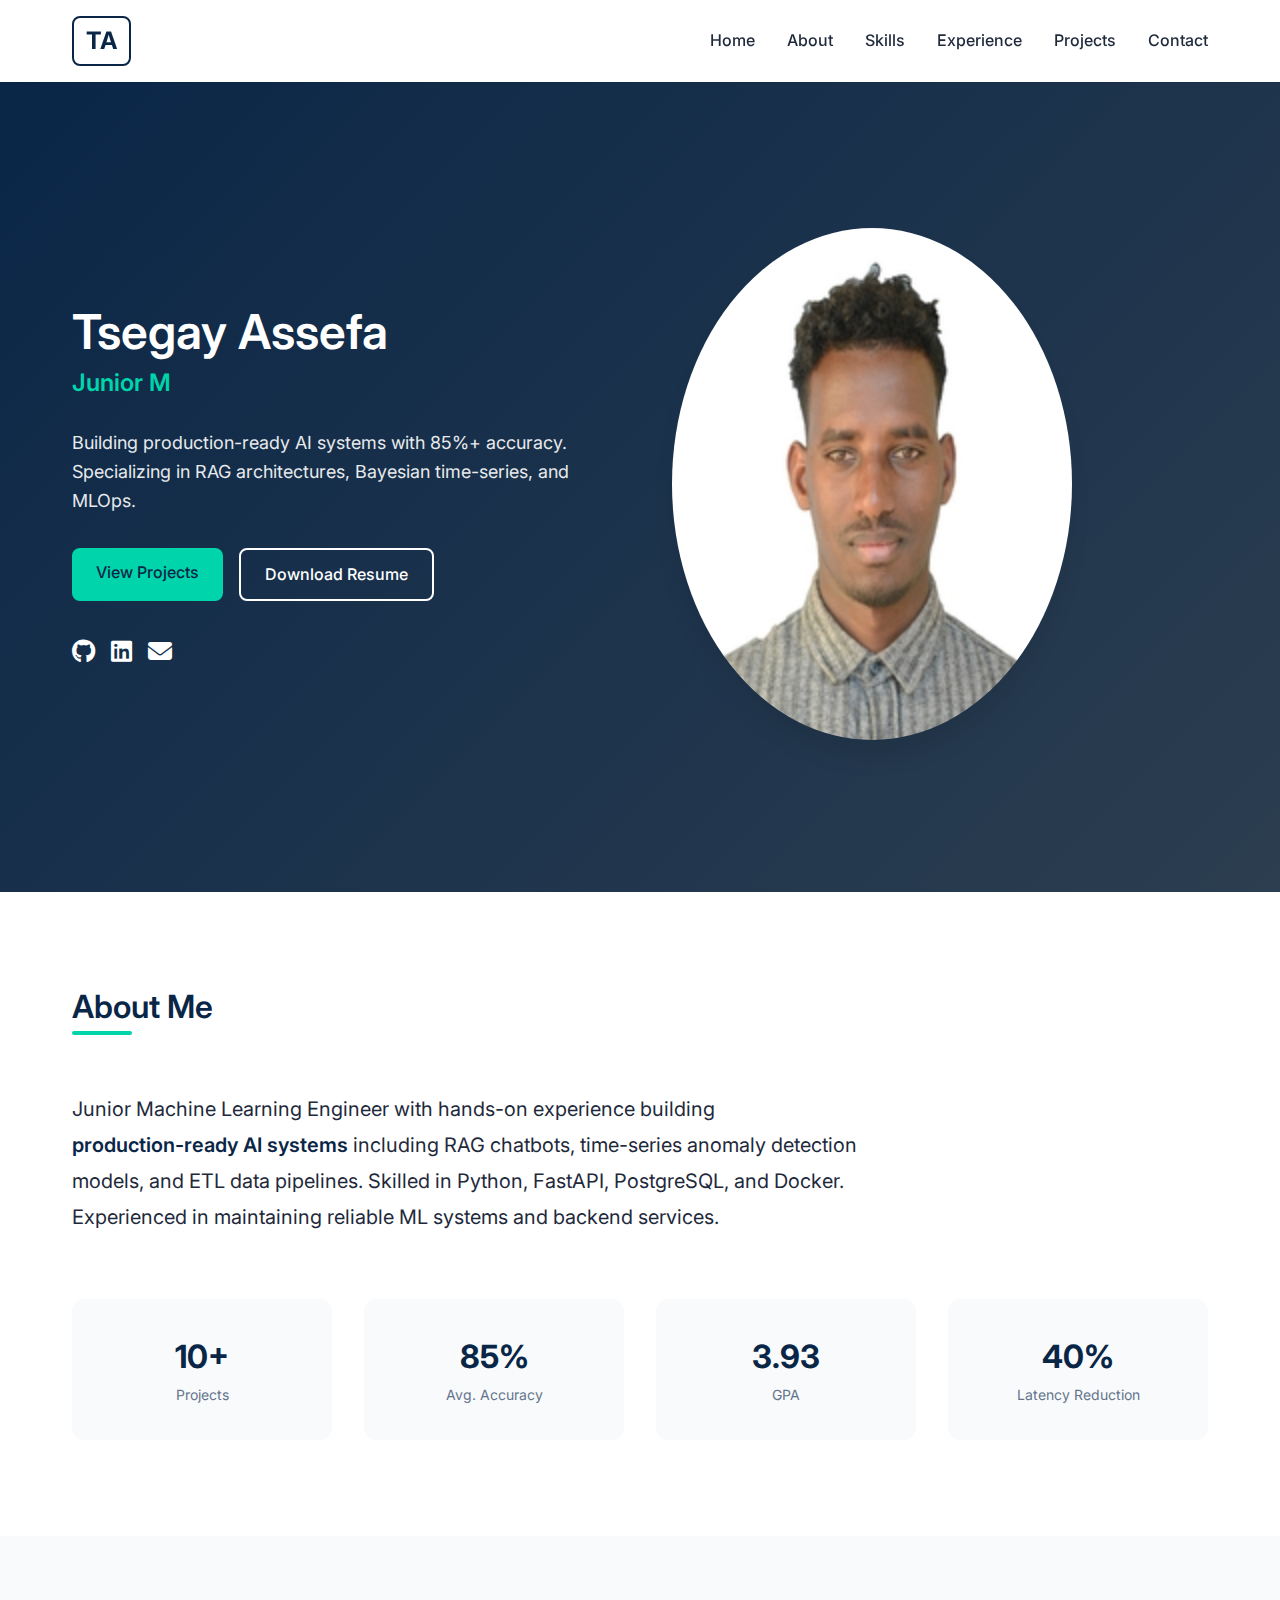
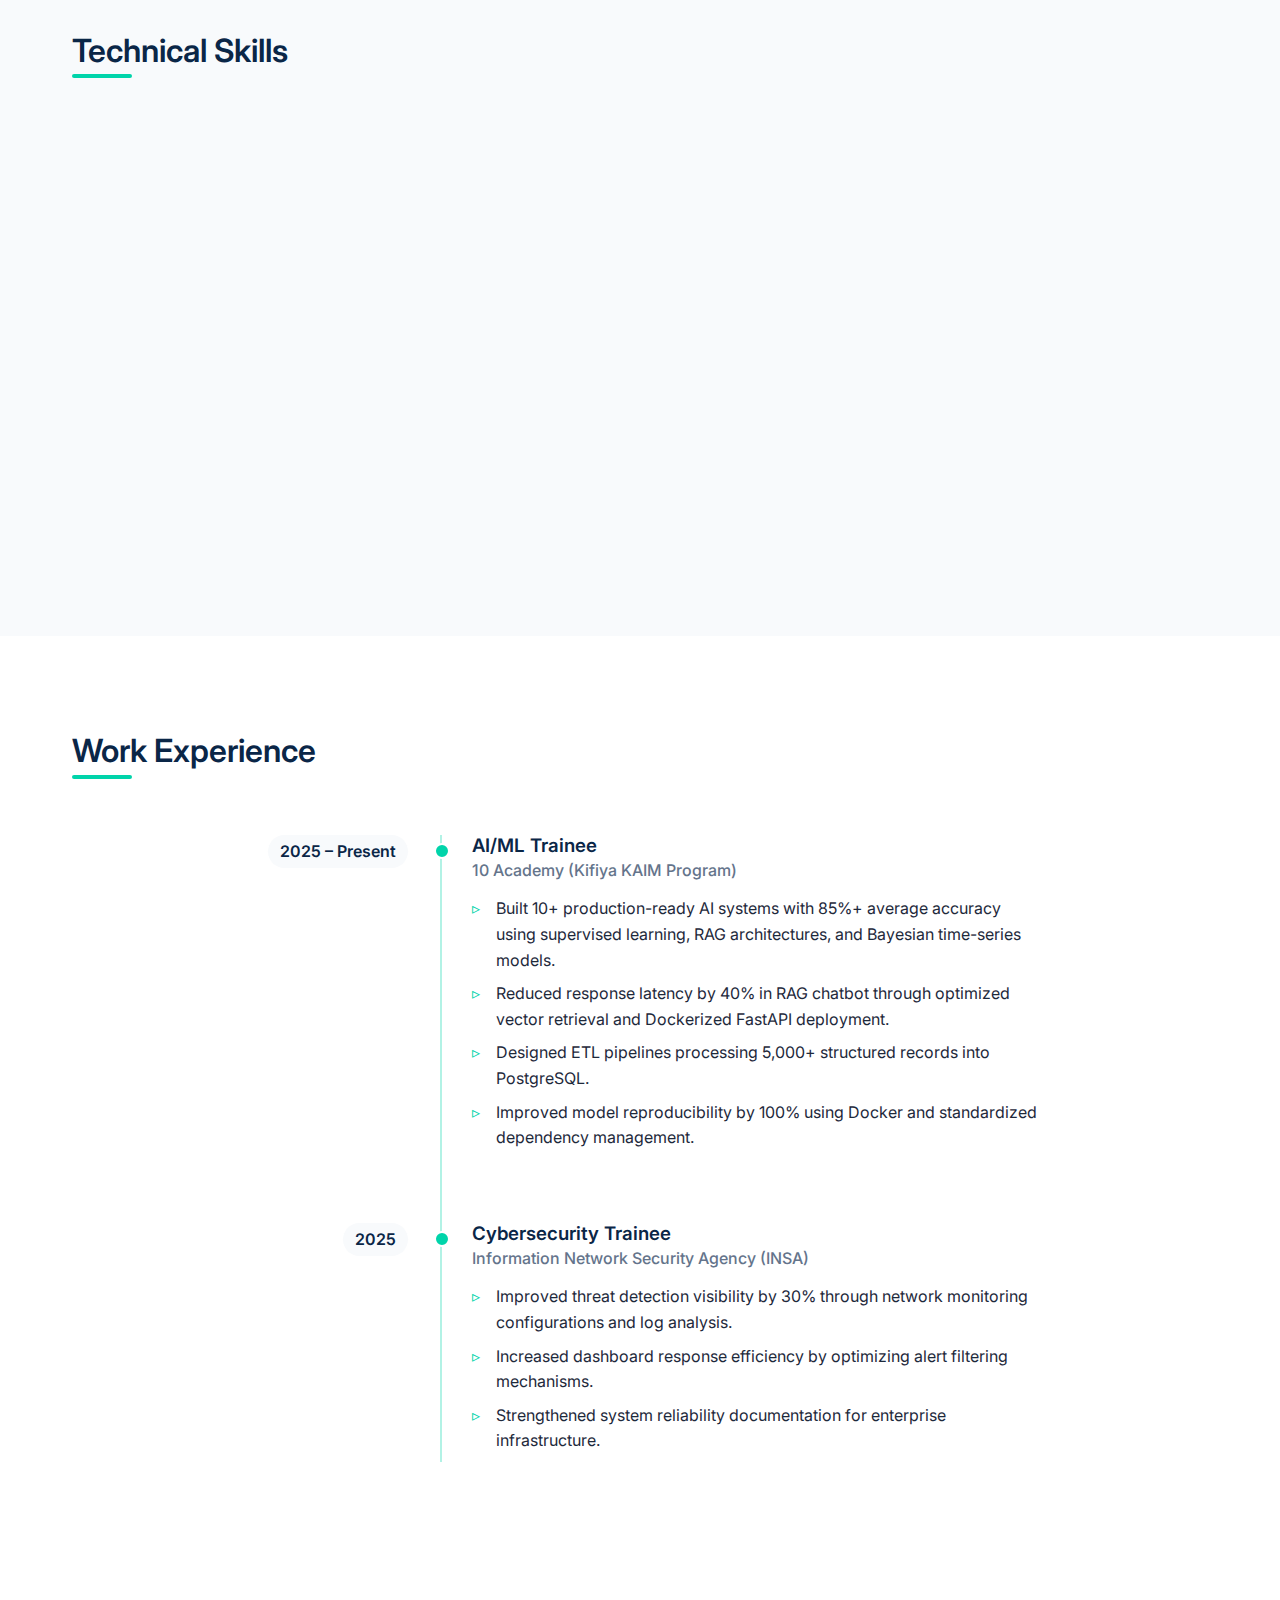
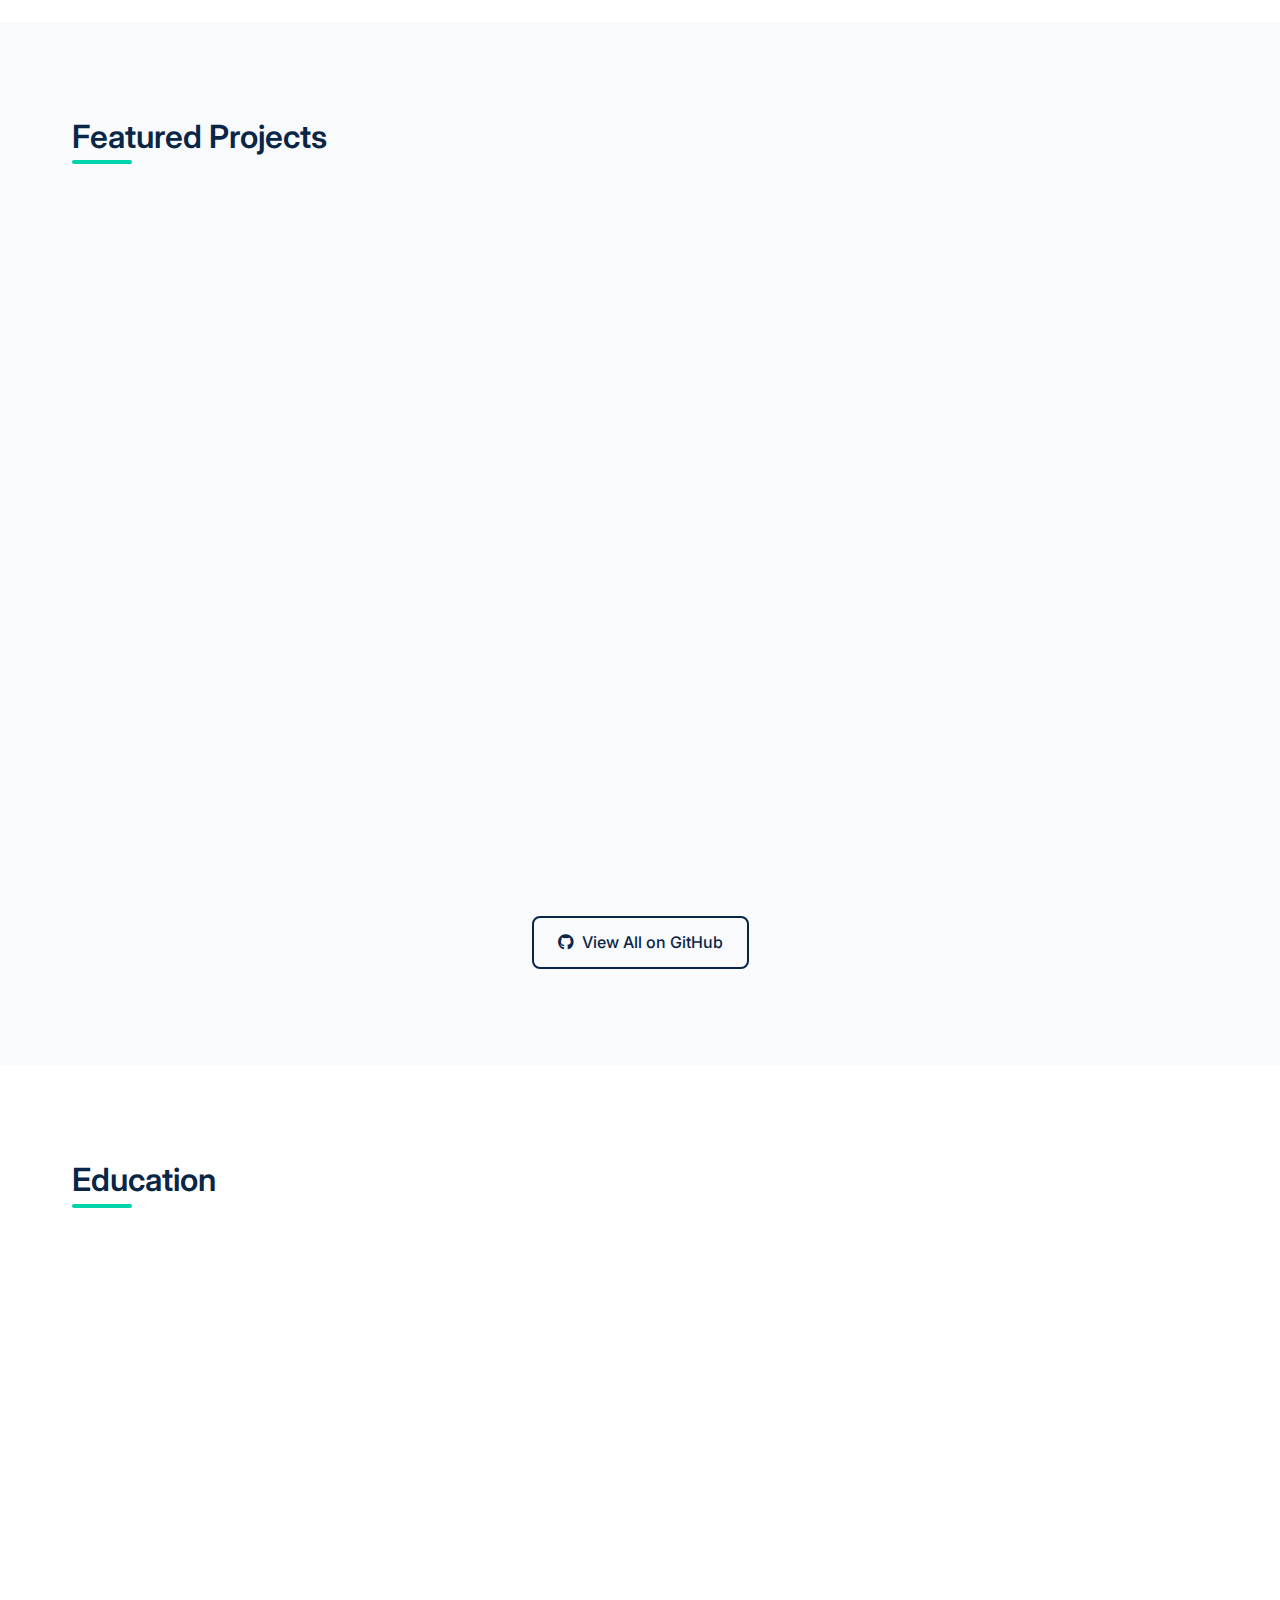
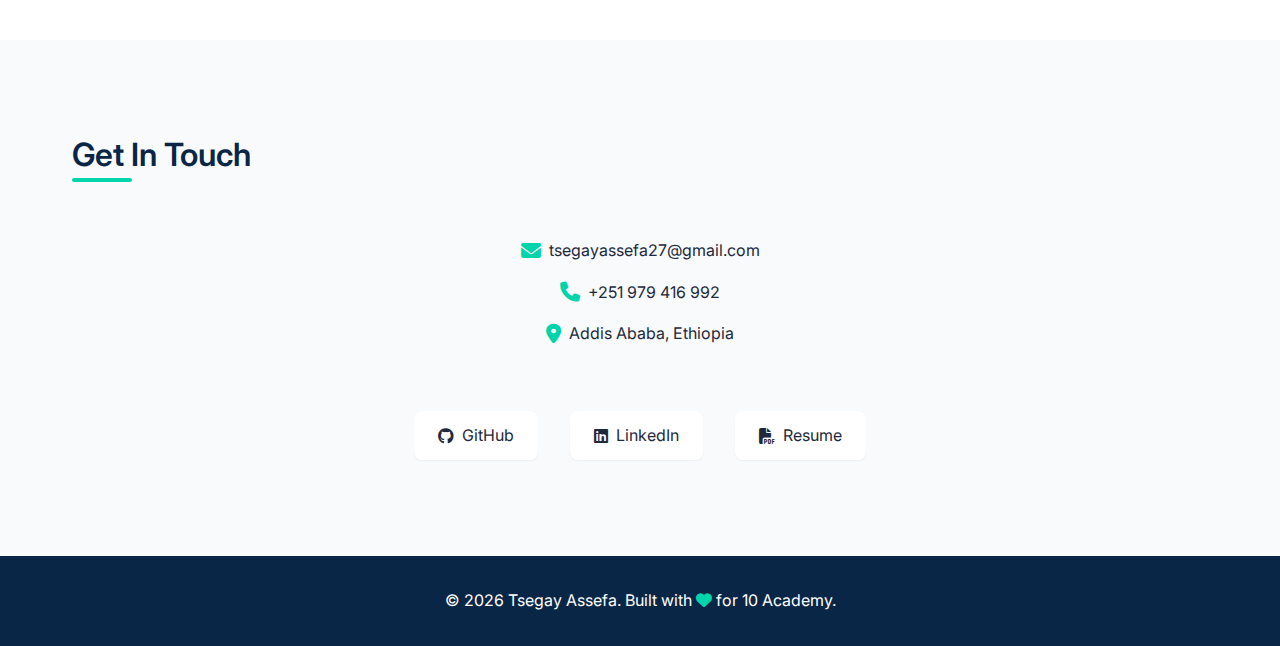
<file: index.html>
<!DOCTYPE html>
<html lang="en">
<head>
    <meta charset="UTF-8">
    <meta name="viewport" content="width=device-width, initial-scale=1.0">
    <title>Tsegay Assefa | ML/AI Engineer</title>
    
    <!-- SEO Meta Tags -->
    <meta name="description" content="Junior Machine Learning Engineer specializing in AI systems, RAG chatbots, and MLOps. 10+ production-ready projects with 85%+ accuracy.">
    <meta name="keywords" content="Machine Learning, AI Engineer, Python, FastAPI, Docker, RAG, MLOps">
    <meta name="author" content="Tsegay Assefa">
    
    <!-- Open Graph / Social Media -->
    <meta property="og:title" content="Tsegay Assefa - ML/AI Engineer">
    <meta property="og:description" content="Building production-ready AI systems with 85%+ accuracy. 10+ projects in 12 weeks.">
    <meta property="og:image" content="https://yourdomain.com/images/og-image.jpg">
    <meta property="og:url" content="https://yourdomain.com">
    
    <!-- Fonts & Icons -->
    <link rel="preconnect" href="https://fonts.googleapis.com">
    <link rel="preconnect" href="https://fonts.gstatic.com" crossorigin>
    <link href="https://fonts.googleapis.com/css2?family=Inter:wght@400;500;600;700&display=swap" rel="stylesheet">
    <link rel="stylesheet" href="https://cdnjs.cloudflare.com/ajax/libs/font-awesome/6.4.0/css/all.min.css">
    
    <!-- CSS -->
    <link rel="stylesheet" href="css/style.css">
</head>
<body>
    <!-- NAVIGATION -->
    <nav class="navbar">
        <div class="nav-container">
            <a href="#" class="nav-logo">TA</a>
            <ul class="nav-menu">
                <li><a href="#home">Home</a></li>
                <li><a href="#about">About</a></li>
                <li><a href="#skills">Skills</a></li>
                <li><a href="#experience">Experience</a></li>
                <li><a href="#projects">Projects</a></li>
                <li><a href="#contact">Contact</a></li>
            </ul>
            <div class="hamburger">
                <span class="bar"></span>
                <span class="bar"></span>
                <span class="bar"></span>
            </div>
        </div>
    </nav>

    <!-- HERO SECTION -->
    <section id="home" class="hero">
        <div class="hero-container">
            <div class="hero-content">
                <h1 class="hero-title">Tsegay Assefa</h1>
                <h2 class="hero-subtitle">Junior Machine Learning Engineer</h2>
                <p class="hero-description">
                    Building production-ready AI systems with 85%+ accuracy. 
                    Specializing in RAG architectures, Bayesian time-series, and MLOps.
                </p>
                <div class="hero-buttons">
                    <a href="#projects" class="btn btn-primary">View Projects</a>
                    <a href="resume/Tsegay_Assefa_Resume.pdf" class="btn btn-secondary" download>Download Resume</a>
                </div>
                <div class="hero-social">
                    <a href="https://github.com/TsegayIS122123" target="_blank"><i class="fab fa-github"></i></a>
                    <a href="https://linkedin.com/in/tsegay-assefa-95a397336" target="_blank"><i class="fab fa-linkedin"></i></a>
                    <a href="mailto:tsegayassefa27@gmail.com"><i class="fas fa-envelope"></i></a>
                </div>
            </div>
            <div class="hero-image">
                <!-- Add your professional photo -->
                <img src="images/hero/profile.jpg" alt="Tsegay Assefa">
            </div>
        </div>
    </section>

    <!-- ABOUT SECTION -->
    <section id="about" class="about">
        <div class="container">
            <h2 class="section-title">About Me</h2>
            <div class="about-content">
                <p class="about-text">
                    Junior Machine Learning Engineer with hands-on experience building 
                    <span class="highlight">production-ready AI systems</span> including RAG chatbots, 
                    time-series anomaly detection models, and ETL data pipelines. Skilled in 
                    Python, FastAPI, PostgreSQL, and Docker. Experienced in maintaining reliable 
                    ML systems and backend services.
                </p>
                <div class="stats-grid">
                    <div class="stat-item">
                        <span class="stat-number">10+</span>
                        <span class="stat-label">Projects</span>
                    </div>
                    <div class="stat-item">
                        <span class="stat-number">85%</span>
                        <span class="stat-label">Avg. Accuracy</span>
                    </div>
                    <div class="stat-item">
                        <span class="stat-number">3.93</span>
                        <span class="stat-label">GPA</span>
                    </div>
                    <div class="stat-item">
                        <span class="stat-number">40%</span>
                        <span class="stat-label">Latency Reduction</span>
                    </div>
                </div>
            </div>
        </div>
    </section>

    <!-- SKILLS SECTION -->
    <section id="skills" class="skills">
        <div class="container">
            <h2 class="section-title">Technical Skills</h2>
            <div class="skills-grid">
                <!-- Languages -->
                <div class="skill-category">
                    <h3><i class="fas fa-code"></i> Languages</h3>
                    <div class="skill-items">
                        <span class="skill-tag">Python</span>
                        <span class="skill-tag">SQL</span>
                        <span class="skill-tag">JavaScript</span>
                    </div>
                </div>
                
                <!-- Frameworks -->
                <div class="skill-category">
                    <h3><i class="fas fa-cubes"></i> Frameworks</h3>
                    <div class="skill-items">
                        <span class="skill-tag">FastAPI</span>
                        <span class="skill-tag">Flask</span>
                        <span class="skill-tag">React</span>
                    </div>
                </div>
                
                <!-- ML/AI -->
                <div class="skill-category">
                    <h3><i class="fas fa-brain"></i> ML/AI</h3>
                    <div class="skill-items">
                        <span class="skill-tag">Scikit-learn</span>
                        <span class="skill-tag">PyMC</span>
                        <span class="skill-tag">RAG</span>
                        <span class="skill-tag">LangChain</span>
                    </div>
                </div>
                
                <!-- DevOps -->
                <div class="skill-category">
                    <h3><i class="fas fa-server"></i> DevOps</h3>
                    <div class="skill-items">
                        <span class="skill-tag">Docker</span>
                        <span class="skill-tag">Git</span>
                        <span class="skill-tag">CI/CD</span>
                    </div>
                </div>
                
                <!-- Databases -->
                <div class="skill-category">
                    <h3><i class="fas fa-database"></i> Databases</h3>
                    <div class="skill-items">
                        <span class="skill-tag">PostgreSQL</span>
                        <span class="skill-tag">FAISS</span>
                        <span class="skill-tag">ChromaDB</span>
                    </div>
                </div>
                
                <!-- Tools -->
                <div class="skill-category">
                    <h3><i class="fas fa-tools"></i> Tools</h3>
                    <div class="skill-items">
                        <span class="skill-tag">VS Code</span>
                        <span class="skill-tag">Linux</span>
                        <span class="skill-tag">Postman</span>
                    </div>
                </div>
            </div>
        </div>
    </section>

    <!-- EXPERIENCE SECTION -->
    <section id="experience" class="experience">
        <div class="container">
            <h2 class="section-title">Work Experience</h2>
            <div class="timeline">
                <!-- 10 Academy -->
                <div class="timeline-item">
                    <div class="timeline-left">
                        <span class="timeline-date">2025 – Present</span>
                    </div>
                    <div class="timeline-right">
                        <h3>AI/ML Trainee</h3>
                        <h4>10 Academy (Kifiya KAIM Program)</h4>
                        <ul class="timeline-list">
                            <li>Built 10+ production-ready AI systems with 85%+ average accuracy using supervised learning, RAG architectures, and Bayesian time-series models.</li>
                            <li>Reduced response latency by 40% in RAG chatbot through optimized vector retrieval and Dockerized FastAPI deployment.</li>
                            <li>Designed ETL pipelines processing 5,000+ structured records into PostgreSQL.</li>
                            <li>Improved model reproducibility by 100% using Docker and standardized dependency management.</li>
                        </ul>
                    </div>
                </div>
                
                <!-- INSA -->
                <div class="timeline-item">
                    <div class="timeline-left">
                        <span class="timeline-date">2025</span>
                    </div>
                    <div class="timeline-right">
                        <h3>Cybersecurity Trainee</h3>
                        <h4>Information Network Security Agency (INSA)</h4>
                        <ul class="timeline-list">
                            <li>Improved threat detection visibility by 30% through network monitoring configurations and log analysis.</li>
                            <li>Increased dashboard response efficiency by optimizing alert filtering mechanisms.</li>
                            <li>Strengthened system reliability documentation for enterprise infrastructure.</li>
                        </ul>
                    </div>
                </div>
            </div>
        </div>
    </section>

    <!-- PROJECTS SECTION -->
    <section id="projects" class="projects">
        <div class="container">
            <h2 class="section-title">Featured Projects</h2>
            <div class="projects-grid">
                <!-- Project 1: Brent Oil Analysis -->
                <div class="project-card">
                    <div class="project-image">
                        <img src="images/projects/brent-oil-dashboard.png" alt="Brent Oil Change Point Analysis">
                    </div>
                    <div class="project-content">
                        <h3>Brent Oil Change Point Analysis</h3>
                        <p class="project-tech">PyMC • Bayesian Stats • React • Flask</p>
                        <p class="project-description">
                            Implemented Bayesian change point detection models to identify regime shifts in oil prices. 
                            Achieved 99.47% confidence in detecting structural breaks and quantified +31.8% price impact.
                        </p>
                        <ul class="project-highlights">
                            <li>9,011 daily prices analyzed</li>
                            <li>18 geopolitical events correlated</li>
                            <li>Interactive dashboard with 4 tabs</li>
                        </ul>
                        <div class="project-links">
                            <a href="https://github.com/TsegayIS122123/brent-oil-change-point-analysis" target="_blank" class="btn-small">
                                <i class="fab fa-github"></i> Code
                            </a>
                            <a href="https://brent-oil-change-point-analysis.vercel.app" target="_blank" class="btn-small">
                                <i class="fas fa-external-link-alt"></i> Demo
                            </a>
                        </div>
                    </div>
                </div>

                <!-- Project 2: RAG Chatbot -->
                <div class="project-card">
                    <div class="project-image">
                        <img src="images/projects/rag-chatbot-ui.png" alt="RAG-Based Complaint Chatbot">
                    </div>
                    <div class="project-content">
                        <h3>RAG-Based Complaint Chatbot</h3>
                        <p class="project-tech">LangChain • FAISS • FastAPI • Docker</p>
                        <p class="project-description">
                            Production-ready retrieval-augmented generation system for financial complaint analysis. 
                            Integrated LLM with vector database for contextual responses.
                        </p>
                        <ul class="project-highlights">
                            <li>40% latency reduction</li>
                            <li>89% query relevance</li>
                            <li>Dockerized deployment</li>
                        </ul>
                        <div class="project-links">
                            <a href="https://github.com/TsegayIS122123/rag-complaint-chatbot" target="_blank" class="btn-small">
                                <i class="fab fa-github"></i> Code
                            </a>
                        </div>
                    </div>
                </div>

                <!-- Project 3: Medical Warehouse -->
                <div class="project-card">
                    <div class="project-image">
                        <img src="images/projects/medical-warehouse-arch.png" alt="Medical Telegram Warehouse">
                    </div>
                    <div class="project-content">
                        <h3>Medical Telegram Warehouse</h3>
                        <p class="project-tech">PostgreSQL • dbt • FastAPI • Docker</p>
                        <p class="project-description">
                            End-to-end healthcare data pipeline processing 50k+ messages from Telegram channels. 
                            Automated ETL workflow with analytics dashboard.
                        </p>
                        <ul class="project-highlights">
                            <li>70% manual work reduction</li>
                            <li>85% detection accuracy</li>
                            <li>Star schema design</li>
                        </ul>
                        <div class="project-links">
                            <a href="https://github.com/TsegayIS122123/medical-telegram-warehouse" target="_blank" class="btn-small">
                                <i class="fab fa-github"></i> Code
                            </a>
                        </div>
                    </div>
                </div>
            </div>
            
            <!-- View All Projects Link -->
            <div class="view-all">
                <a href="https://github.com/TsegayIS122123" target="_blank" class="btn btn-outline">
                    <i class="fab fa-github"></i> View All on GitHub
                </a>
            </div>
        </div>
    </section>

    <!-- EDUCATION SECTION -->
    <section id="education" class="education">
        <div class="container">
            <h2 class="section-title">Education</h2>
            <div class="education-grid">
                <!-- AAU -->
                <div class="education-card">
                    <h3>Bachelor of Science in Information Systems</h3>
                    <h4>Addis Ababa University</h4>
                    <p class="education-date">2023 – 2027 (Expected)</p>
                    <p class="education-gpa">GPA: 3.93/4.0 <span class="badge">Top Academic Performance</span></p>
                    <p class="education-focus">Specialization: Data-Centric Computing & Software Engineering</p>
                </div>
                
                <!-- 10 Academy -->
                <div class="education-card">
                    <h3>AI/ML Intensive Training</h3>
                    <h4>10 Academy (Kifiya KAIM Program)</h4>
                    <p class="education-date">2025 – 2026</p>
                    <p class="education-score">Final Score: 95%</p>
                    <p>10+ industry-level ML/AI projects including RAG systems, forecasting models, and Bayesian analysis.</p>
                </div>
                
                <!-- INSA -->
                <div class="education-card">
                    <h3>Cyber Talent Program</h3>
                    <h4>Information Network Security Agency</h4>
                    <p class="education-date">2025</p>
                    <p class="education-score">Final Score: 97%</p>
                    <p>Network security monitoring, system reliability, infrastructure defense.</p>
                </div>
            </div>
        </div>
    </section>

    <!-- CONTACT SECTION -->
    <section id="contact" class="contact">
        <div class="container">
            <h2 class="section-title">Get In Touch</h2>
            <div class="contact-content">
                <div class="contact-info">
                    <div class="contact-item">
                        <i class="fas fa-envelope"></i>
                        <a href="mailto:tsegayassefa27@gmail.com">tsegayassefa27@gmail.com</a>
                    </div>
                    <div class="contact-item">
                        <i class="fas fa-phone"></i>
                        <a href="tel:+251979416992">+251 979 416 992</a>
                    </div>
                    <div class="contact-item">
                        <i class="fas fa-map-marker-alt"></i>
                        <span>Addis Ababa, Ethiopia</span>
                    </div>
                </div>
                <div class="contact-social">
                    <a href="https://github.com/TsegayIS122123" target="_blank" class="social-link">
                        <i class="fab fa-github"></i> GitHub
                    </a>
                    <a href="https://linkedin.com/in/tsegay-assefa-95a397336" target="_blank" class="social-link">
                        <i class="fab fa-linkedin"></i> LinkedIn
                    </a>
                    <a href="resume/Tsegay_Assefa_Resume.pdf" download class="social-link">
                        <i class="fas fa-file-pdf"></i> Resume
                    </a>
                </div>
            </div>
        </div>
    </section>

    <!-- FOOTER -->
    <footer class="footer">
        <div class="container">
            <p>&copy; 2026 Tsegay Assefa. Built with <i class="fas fa-heart"></i> for 10 Academy.</p>
        </div>
    </footer>

    <!-- JavaScript -->
    <script src="js/main.js"></script>
</body>
</html>
</file>
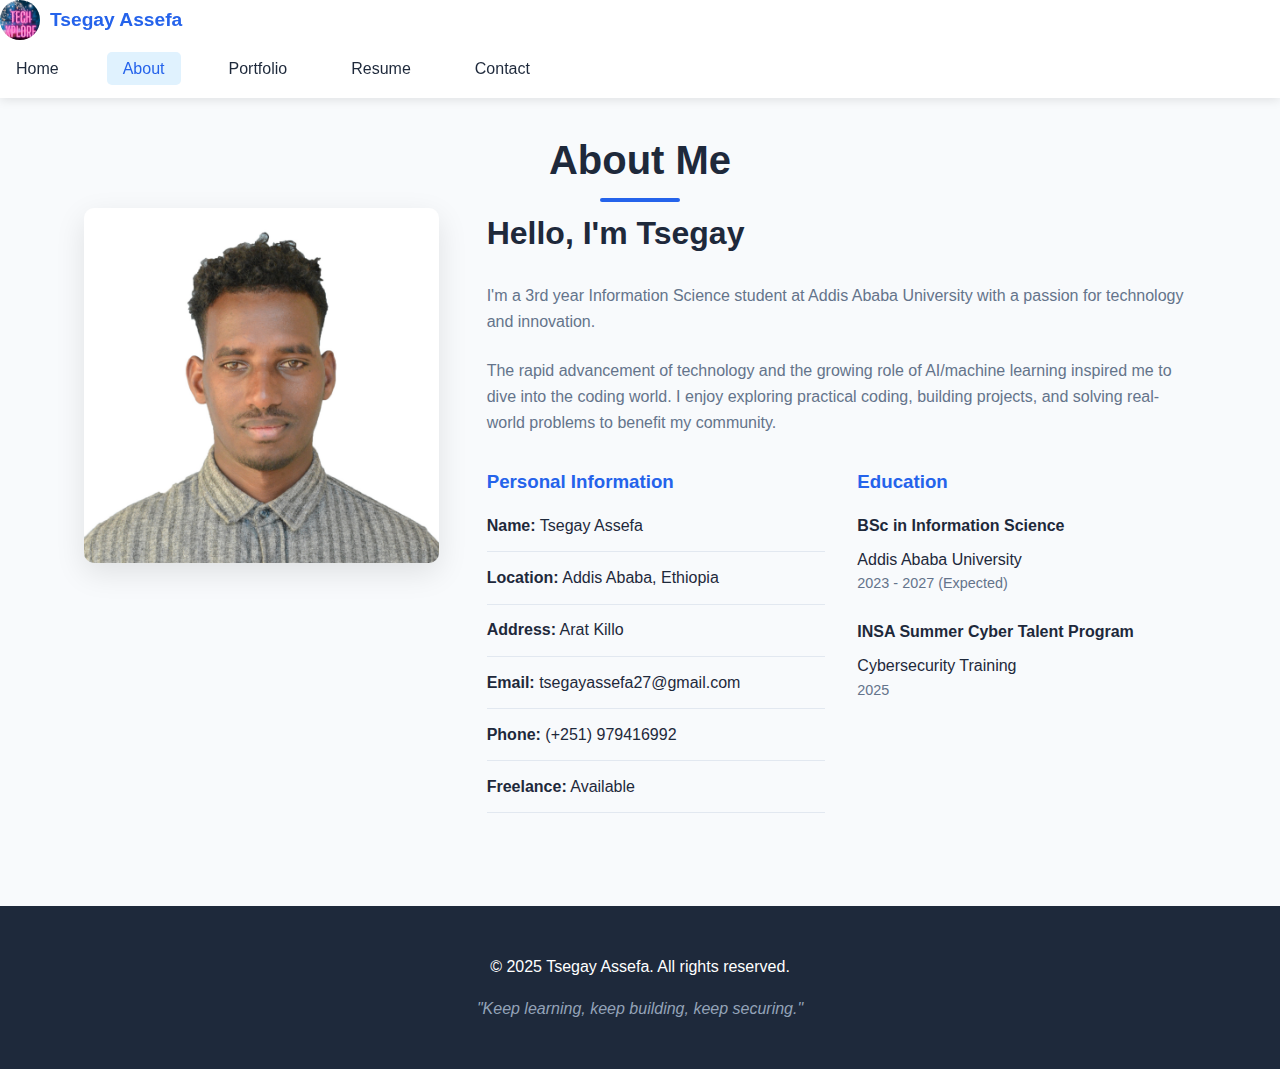
<file: about.html>
<!DOCTYPE html>
<html lang="en">
<head>
    <meta charset="UTF-8">
    <meta name="viewport" content="width=device-width, initial-scale=1.0">
    <link rel="stylesheet" href="styles.css">
    <link rel="stylesheet" href="https://cdnjs.cloudflare.com/ajax/libs/font-awesome/6.4.0/css/all.min.css">
    <title>About | Tsegay Assefa</title>
</head>
<body>
    <!-- Navigation Bar -->
    <header>
        <div class="logo-container">
            <img src="image/TechxploreHub.jpg" alt="Logo">
            <span class="logo-text">Tsegay Assefa</span>
        </div>
        <nav>
            <ul class="nav-list" id="navList">
                <li><a href="index.html">Home</a></li>
                <li class="active"><a href="about.html">About</a></li>
                <li><a href="portfolio.html">Portfolio</a></li>
                <li><a href="resume.html">Resume</a></li>
                <li><a href="contact.html">Contact</a></li>
            </ul>
            <div class="mobile-menu-icon" onclick="toggleMenu()">
                <i class="fas fa-bars"></i>
            </div>
        </nav>
    </header>

    <!-- About Section -->
    <main>
        <section class="about-section">
            <div class="container">
                <h1 class="page-title">About Me</h1>
                <div class="about-content">
                    <div class="about-image">
                        <img src="image/tsegay.JPG" alt="Tsegay Assefa">
                    </div>
                    <div class="about-text">
                        <div class="about-intro">
                            <h2>Hello, I'm Tsegay</h2>
                            <p>I'm a 3rd year Information Science student at Addis Ababa University with a passion for technology and innovation.</p>
                            <p>The rapid advancement of technology and the growing role of AI/machine learning inspired me to dive into the coding world. I enjoy exploring practical coding, building projects, and solving real-world problems to benefit my community.</p>
                        </div>
                        
                        <div class="about-details">
                            <div class="personal-info">
                                <h3>Personal Information</h3>
                                <ul>
                                    <li><strong>Name:</strong> Tsegay Assefa</li>
                                    <li><strong>Location:</strong> Addis Ababa, Ethiopia</li>
                                    <li><strong>Address:</strong> Arat Killo</li>
                                    <li><strong>Email:</strong> tsegayassefa27@gmail.com</li>
                                    <li><strong>Phone:</strong> (+251) 979416992</li>
                                    <li><strong>Freelance:</strong> Available</li>
                                </ul>
                            </div>
                            
                            <div class="education">
                                <h3>Education</h3>
                                <div class="education-item">
                                    <h4>BSc in Information Science</h4>
                                    <p>Addis Ababa University</p>
                                    <p class="date">2023 - 2027 (Expected)</p>
                                </div>
                                <div class="education-item">
                                    <h4>INSA Summer Cyber Talent Program</h4>
                                    <p>Cybersecurity Training</p>
                                    <p class="date">2025</p>
                                </div>
                            </div>
                        </div>
                    </div>
                </div>
            </div>
        </section>
    </main>

    <!-- Footer -->
    <footer>
        <div class="container">
            <p>&copy; 2025 Tsegay Assefa. All rights reserved.</p>
            <p class="quote">"Keep learning, keep building, keep securing."</p>
        </div>
    </footer>

    <script src="script.js"></script>
</body>
</html>
</file>
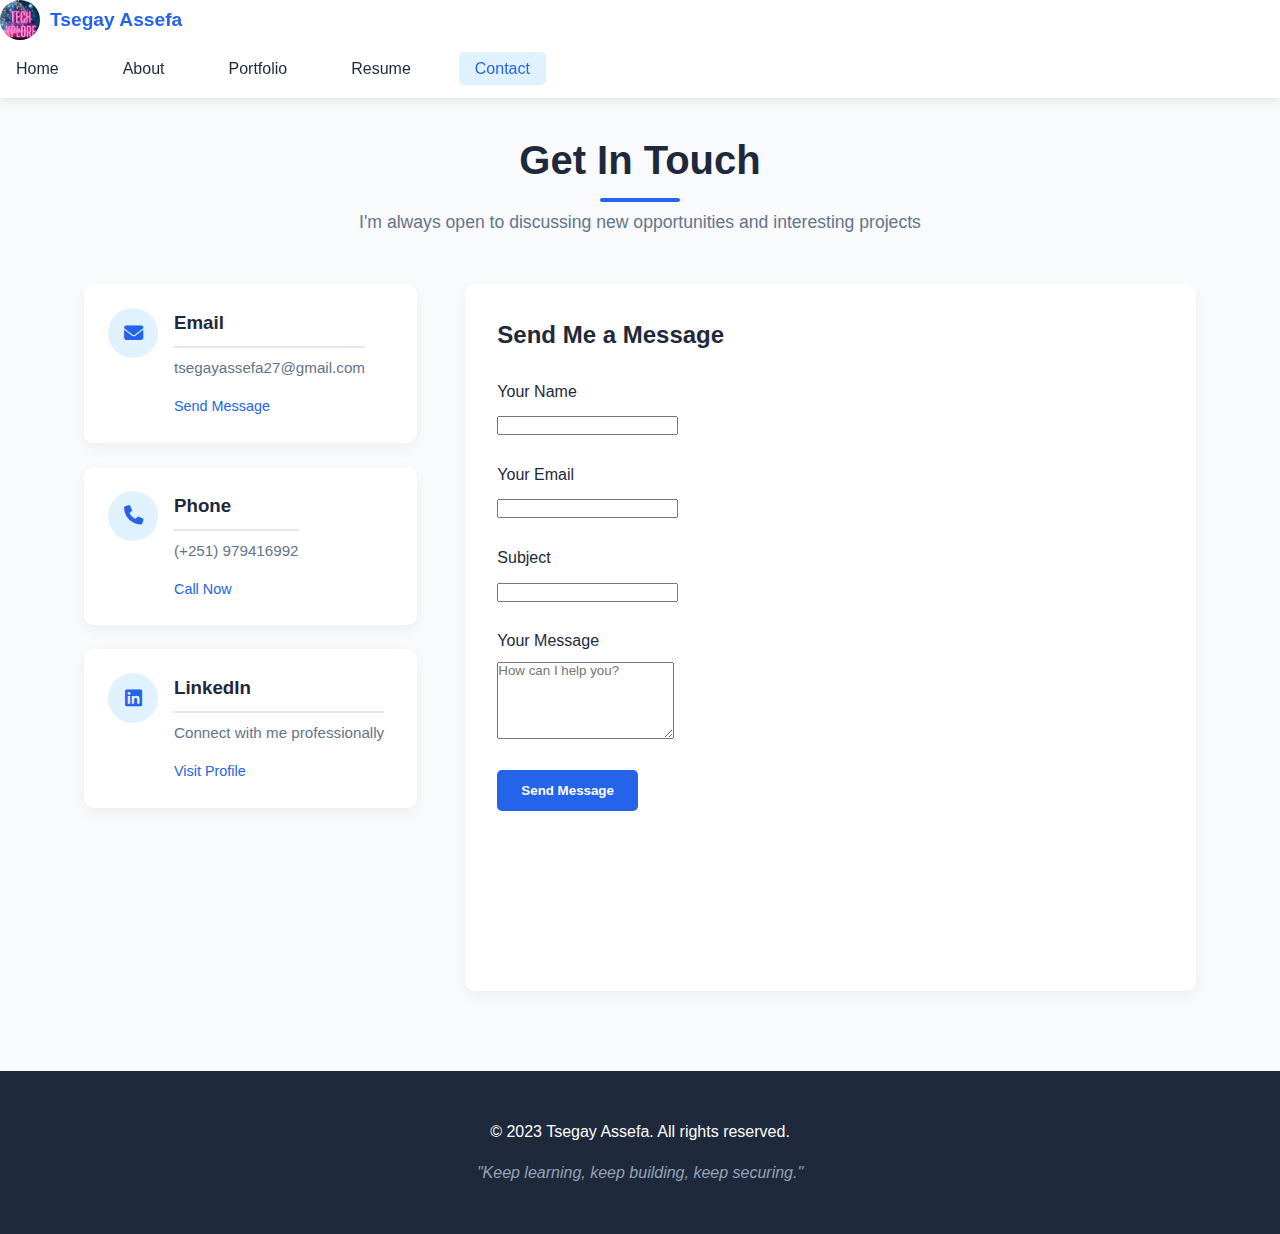
<file: contact.html>
<!DOCTYPE html>
<html lang="en">
<head>
    <meta charset="UTF-8">
    <meta name="viewport" content="width=device-width, initial-scale=1.0">
    <link rel="stylesheet" href="styles.css">
    <link rel="stylesheet" href="https://cdnjs.cloudflare.com/ajax/libs/font-awesome/6.4.0/css/all.min.css">
    <title>Contact | Tsegay Assefa</title>
</head>
<body>
    <!-- Navigation Bar -->
    <header>
        <div class="logo-container">
            <img src="image/TechxploreHub.jpg" alt="Logo">
            <span class="logo-text">Tsegay Assefa</span>
        </div>
        <nav>
            <ul class="nav-list" id="navList">
                <li><a href="index.html">Home</a></li>
                <li><a href="about.html">About</a></li>
                <li><a href="portfolio.html">Portfolio</a></li>
                <li><a href="resume.html">Resume</a></li>
                <li class="active"><a href="contact.html">Contact</a></li>
            </ul>
            <div class="mobile-menu-icon" onclick="toggleMenu()">
                <i class="fas fa-bars"></i>
            </div>
        </nav>
    </header>

    <!-- Contact Section -->
    <main>
        <section class="contact-section">
            <div class="container">
                <h1 class="page-title">Get In Touch</h1>
                <p class="page-subtitle">I'm always open to discussing new opportunities and interesting projects</p>
                
                <div class="contact-content">
                    <div class="contact-info">
                        <div class="contact-card">
                            <div class="contact-icon">
                                <i class="fas fa-envelope"></i>
                            </div>
                            <div class="contact-details">
                                <h3>Email</h3>
                                <p>tsegayassefa27@gmail.com</p>
                                <a href="mailto:tsegayassefa27@gmail.com">Send Message</a>
                            </div>
                        </div>
                        
                        <div class="contact-card">
                            <div class="contact-icon">
                                <i class="fas fa-phone"></i>
                            </div>
                            <div class="contact-details">
                                <h3>Phone</h3>
                                <p>(+251) 979416992</p>
                                <a href="tel:+251979416992">Call Now</a>
                            </div>
                        </div>
                        
                        <div class="contact-card">
                            <div class="contact-icon">
                                <i class="fab fa-linkedin"></i>
                            </div>
                            <div class="contact-details">
                                <h3>LinkedIn</h3>
                                <p>Connect with me professionally</p>
                                <a href="https://www.linkedin.com/in/tsegay-kidane-95a397336/" target="_blank">Visit Profile</a>
                            </div>
                        </div>
                        
                        <div class="contact-card">
                            <div class="contact-icon">
                                <i class="fab fa-github"></i>
                            </div>
                            <div class="contact-details">
                                <h3>GitHub</h3>
                                <p>Check out my projects</p>
                                <a href="https://github.com/TsegayIS122123" target="_blank">View Profile</a>
                            </div>
                        </div>
                    </div>
                    
                    <div class="contact-form-container">
                        <h2>Send Me a Message</h2>
                        <form class="contact-form" id="contactForm">
                            <div class="form-group">
                                <label for="name">Your Name</label>
                                <input type="text" id="name" name="name" required>
                            </div>
                            
                            <div class="form-group">
                                <label for="email">Your Email</label>
                                <input type="email" id="email" name="email" required>
                            </div>
                            
                            <div class="form-group">
                                <label for="subject">Subject</label>
                                <input type="text" id="subject" name="subject" required>
                            </div>
                            
                            <div class="form-group">
                                <label for="message">Your Message</label>
                                <textarea id="message" name="message" rows="5" required placeholder="How can I help you?"></textarea>
                            </div>
                            
                            <button type="submit" class="btn btn-primary">Send Message</button>
                        </form>
                    </div>
                </div>
            </div>
        </section>
    </main>

    <!-- Footer -->
    <footer>
        <div class="container">
            <p>&copy; 2023 Tsegay Assefa. All rights reserved.</p>
            <p class="quote">"Keep learning, keep building, keep securing."</p>
        </div>
    </footer>

    <script src="script.js"></script>
</body>
</html>
</file>
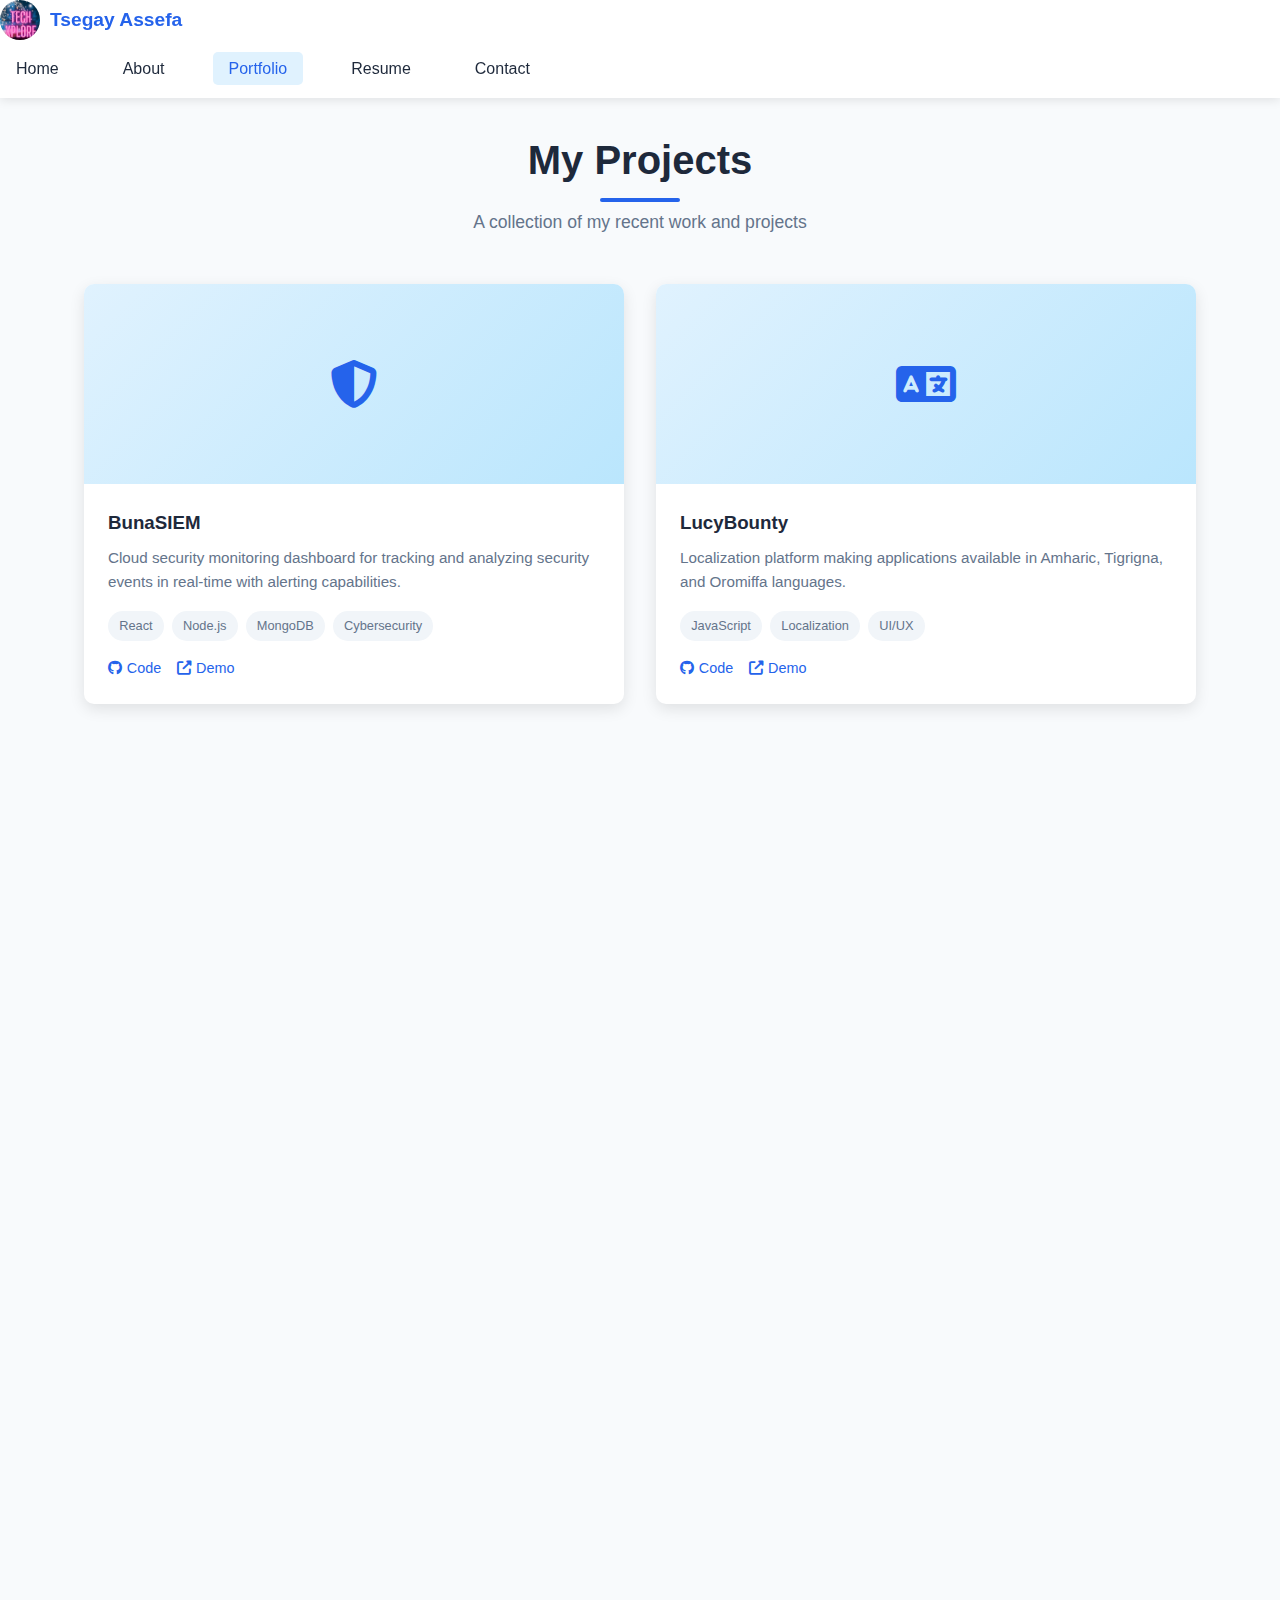
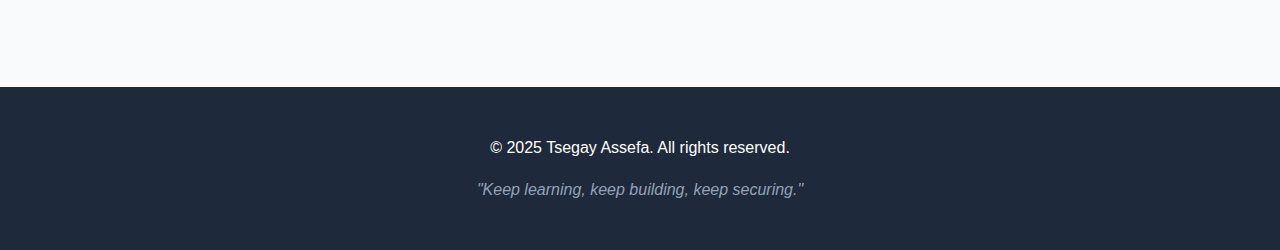
<file: portfolio.html>
<!DOCTYPE html>
<html lang="en">
<head>
    <meta charset="UTF-8">
    <meta name="viewport" content="width=device-width, initial-scale=1.0">
    <link rel="stylesheet" href="styles.css">
    <link rel="stylesheet" href="https://cdnjs.cloudflare.com/ajax/libs/font-awesome/6.4.0/css/all.min.css">
    <title>Portfolio | Tsegay Assefa</title>
</head>
<body>
    <!-- Navigation Bar -->
    <header>
        <div class="logo-container">
            <img src="image/TechxploreHub.jpg" alt="Logo">
            <span class="logo-text">Tsegay Assefa</span>
        </div>
        <nav>
            <ul class="nav-list" id="navList">
                <li><a href="index.html">Home</a></li>
                <li><a href="about.html">About</a></li>
                <li class="active"><a href="portfolio.html">Portfolio</a></li>
                <li><a href="resume.html">Resume</a></li>
                <li><a href="contact.html">Contact</a></li>
            </ul>
            <div class="mobile-menu-icon" onclick="toggleMenu()">
                <i class="fas fa-bars"></i>
            </div>
        </nav>
    </header>

    <!-- Portfolio Section -->
    <main>
        <section class="portfolio-section">
            <div class="container">
                <h1 class="page-title">My Projects</h1>
                <p class="page-subtitle">A collection of my recent work and projects</p>
                
                <div class="projects-grid">
                    <!-- Project 1 -->
                    <div class="project-card">
                        <div class="project-image">
                            <i class="fas fa-shield-alt"></i>
                        </div>
                        <div class="project-content">
                            <h3>BunaSIEM</h3>
                            <p>Cloud security monitoring dashboard for tracking and analyzing security events in real-time with alerting capabilities.</p>
                            <div class="project-tech">
                                <span class="tech-tag">React</span>
                                <span class="tech-tag">Node.js</span>
                                <span class="tech-tag">MongoDB</span>
                                <span class="tech-tag">Cybersecurity</span>
                            </div>
                            <div class="project-links">
                                <a href="#" class="project-link"><i class="fab fa-github"></i> Code</a>
                                <a href="#" class="project-link"><i class="fas fa-external-link-alt"></i> Demo</a>
                            </div>
                        </div>
                    </div>
                    
                    <!-- Project 2 -->
                    <div class="project-card">
                        <div class="project-image">
                            <i class="fas fa-language"></i>
                        </div>
                        <div class="project-content">
                            <h3>LucyBounty</h3>
                            <p>Localization platform making applications available in Amharic, Tigrigna, and Oromiffa languages.</p>
                            <div class="project-tech">
                                <span class="tech-tag">JavaScript</span>
                                <span class="tech-tag">Localization</span>
                                <span class="tech-tag">UI/UX</span>
                            </div>
                            <div class="project-links">
                                <a href="#" class="project-link"><i class="fab fa-github"></i> Code</a>
                                <a href="#" class="project-link"><i class="fas fa-external-link-alt"></i> Demo</a>
                            </div>
                        </div>
                    </div>
                    
                    <!-- Project 3 -->
                    <div class="project-card">
                        <div class="project-image">
                            <i class="fas fa-network-wired"></i>
                        </div>
                        <div class="project-content">
                            <h3>Campus Network Design</h3>
                            <p>Network design and configuration for AASTU campus area network implementation.</p>
                            <div class="project-tech">
                                <span class="tech-tag">Networking</span>
                                <span class="tech-tag">Cisco</span>
                                <span class="tech-tag">Security</span>
                            </div>
                            <div class="project-links">
                                <a href="#" class="project-link"><i class="fab fa-github"></i> Documentation</a>
                            </div>
                        </div>
                    </div>
                    
                    <!-- Project 4 -->
                    <div class="project-card">
                        <div class="project-image">
                            <i class="fas fa-hotel"></i>
                        </div>
                        <div class="project-content">
                            <h3>Hotel Room API</h3>
                            <p>RESTful API for hotel room management with booking capabilities and admin dashboard.</p>
                            <div class="project-tech">
                                <span class="tech-tag">Node.js</span>
                                <span class="tech-tag">Express</span>
                                <span class="tech-tag">MongoDB</span>
                                <span class="tech-tag">REST API</span>
                            </div>
                            <div class="project-links">
                                <a href="#" class="project-link"><i class="fab fa-github"></i> Code</a>
                                <a href="#" class="project-link"><i class="fas fa-external-link-alt"></i> Demo</a>
                            </div>
                        </div>
                    </div>
                    
                    <!-- Project 5 -->
                    <div class="project-card">
                        <div class="project-image">
                            <i class="fas fa-search"></i>
                        </div>
                        <div class="project-content">
                            <h3>Amharic Information Retrieval</h3>
                            <p>Information retrieval system designed specifically for Amharic language content with advanced search capabilities.</p>
                            <div class="project-tech">
                                <span class="tech-tag">Python</span>
                                <span class="tech-tag">NLP</span>
                                <span class="tech-tag">Information Retrieval</span>
                            </div>
                            <div class="project-links">
                                <a href="#" class="project-link"><i class="fab fa-github"></i> Code</a>
                            </div>
                        </div>
                    </div>
                    
                    <!-- Project 6 -->
                    <div class="project-card">
                        <div class="project-image">
                            <i class="fas fa-shipping-fast"></i>
                        </div>
                        <div class="project-content">
                            <h3>Door-to-Door Delivery System</h3>
                            <p>E-commerce platform with integrated delivery management system for efficient door-to-door shopping experience.</p>
                            <div class="project-tech">
                                <span class="tech-tag">Java</span>
                                <span class="tech-tag">MySQL</span>
                                <span class="tech-tag">GUI</span>
                                <span class="tech-tag">E-commerce</span>
                            </div>
                            <div class="project-links">
                                <a href="#" class="project-link"><i class="fab fa-github"></i> Code</a>
                            </div>
                        </div>
                    </div>
                </div>
            </div>
        </section>
    </main>

    <!-- Footer -->
    <footer>
        <div class="container">
            <p>&copy; 2025 Tsegay Assefa. All rights reserved.</p>
            <p class="quote">"Keep learning, keep building, keep securing."</p>
        </div>
    </footer>

    <script src="script.js"></script>
</body>
</html>
</file>
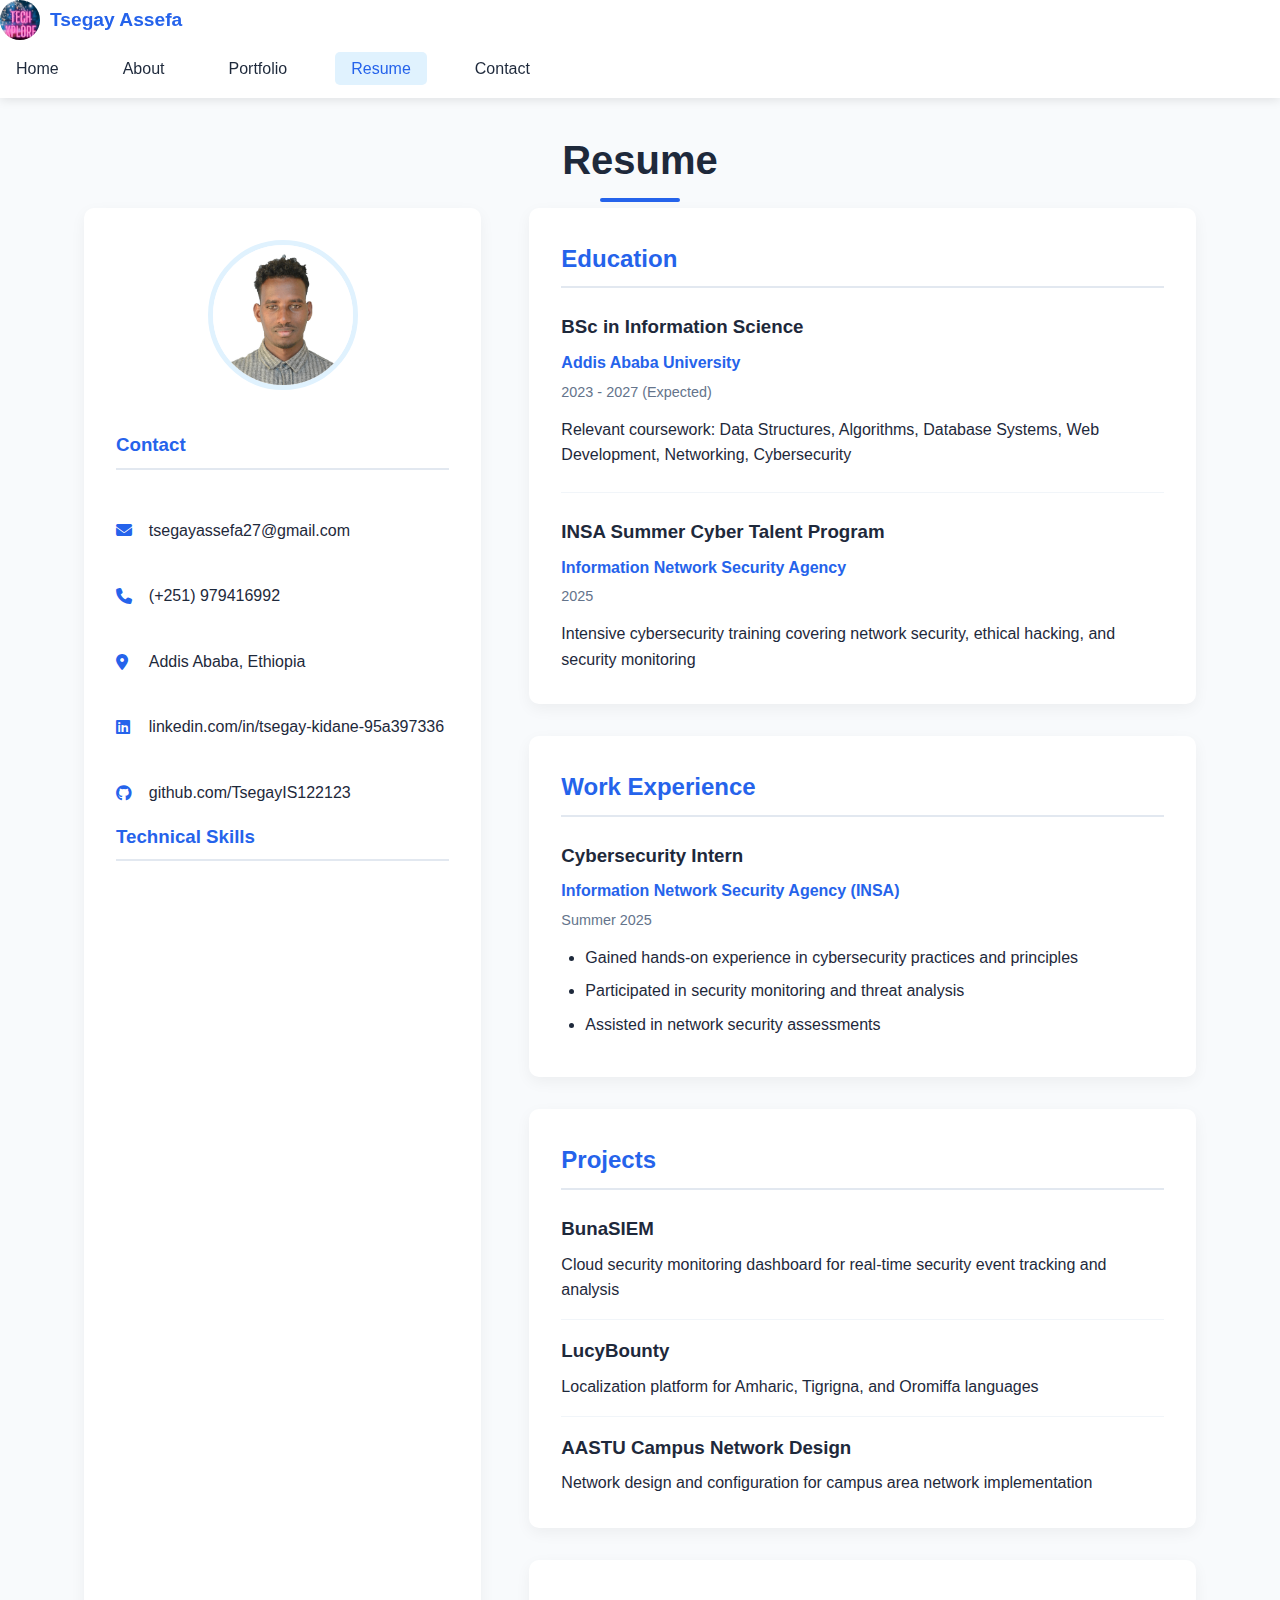
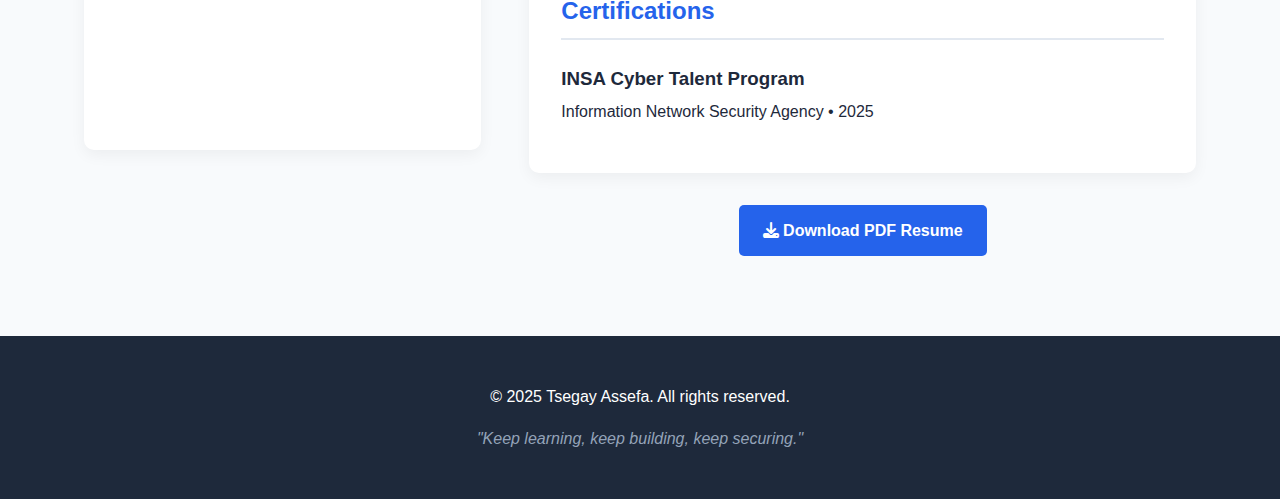
<file: resume.html>
<!DOCTYPE html>
<html lang="en">
<head>
    <meta charset="UTF-8">
    <meta name="viewport" content="width=device-width, initial-scale=1.0">
    <link rel="stylesheet" href="styles.css">
    <link rel="stylesheet" href="https://cdnjs.cloudflare.com/ajax/libs/font-awesome/6.4.0/css/all.min.css">
    <title>Resume | Tsegay Assefa</title>
</head>
<body>
    <!-- Navigation Bar -->
    <header>
        <div class="logo-container">
            <img src="image/TechxploreHub.jpg" alt="Logo">
            <span class="logo-text">Tsegay Assefa</span>
        </div>
        <nav>
            <ul class="nav-list" id="navList">
                <li><a href="index.html">Home</a></li>
                <li><a href="about.html">About</a></li>
                <li><a href="portfolio.html">Portfolio</a></li>
                <li class="active"><a href="resume.html">Resume</a></li>
                <li><a href="contact.html">Contact</a></li>
            </ul>
            <div class="mobile-menu-icon" onclick="toggleMenu()">
                <i class="fas fa-bars"></i>
            </div>
        </nav>
    </header>

    <!-- Resume Section -->
    <main>
        <section class="resume-section">
            <div class="container">
                <h1 class="page-title">Resume</h1>
                
                <div class="resume-content">
                    <div class="resume-sidebar">
                        <div class="profile-image">
                            <img src="image/tsegay.JPG" alt="Tsegay Assefa">
                        </div>
                        
                        <div class="contact-info">
                            <h3>Contact</h3>
                            <div class="contact-item">
                                <i class="fas fa-envelope"></i>
                                <span>tsegayassefa27@gmail.com</span>
                            </div>
                            <div class="contact-item">
                                <i class="fas fa-phone"></i>
                                <span>(+251) 979416992</span>
                            </div>
                            <div class="contact-item">
                                <i class="fas fa-map-marker-alt"></i>
                                <span>Addis Ababa, Ethiopia</span>
                            </div>
                            <div class="contact-item">
                                <i class="fab fa-linkedin"></i>
                                <span>linkedin.com/in/tsegay-kidane-95a397336</span>
                            </div>
                            <div class="contact-item">
                                <i class="fab fa-github"></i>
                                <span>github.com/TsegayIS122123</span>
                            </div>
                        </div>
                        
                        <div class="skills">
                            <h3>Technical Skills</h3>
                            <div class="skill-category">
                                <h4>Programming Languages</h4>
                                <div class="skill-tags">
                                    <span class="skill-tag">JavaScript</span>
                                    <span class="skill-tag">Python</span>
                                    <span class="skill-tag">Java</span>
                                    <span class="skill-tag">C++</span>
                                    <span class="skill-tag">SQL</span>
                                    <span class="skill-tag">C#</span>
                                    <span class="skill-tag">HTML/CSS</span>
                                </div>
                            </div>
                            <div class="skill-category">
                                <h4>Frameworks & Libraries</h4>
                                <div class="skill-tags">
                                    <span class="skill-tag">React</span>
                                    <span class="skill-tag">Node.js</span>
                                    <span class="skill-tag">Express.js</span>
                                    <span class="skill-tag">Django</span>
                                </div>
                            </div>
                            <div class="skill-category">
                                <h4>Databases</h4>
                                <div class="skill-tags">
                                    <span class="skill-tag">MongoDB</span>
                                    <span class="skill-tag">MySQL</span>
                                    <span class="skill-tag">SQLite</span>
                                </div>
                            </div>
                            <div class="skill-category">
                                <h4>Tools & Technologies</h4>
                                <div class="skill-tags">
                                    <span class="skill-tag">Git</span>
                                    <span class="skill-tag">Linux</span>
                                    <span class="skill-tag">REST APIs</span>
                                    <span class="skill-tag">Networking</span>
                                    <span class="skill-tag">Cybersecurity</span>
                                    <span class="skill-tag">AI/ML</span>
                                </div>
                            </div>
                        </div>
                    </div>
                    
                    <div class="resume-main">
                        <div class="resume-section-block">
                            <h2>Education</h2>
                            <div class="timeline-item">
                                <h3>BSc in Information Science</h3>
                                <p class="institution">Addis Ababa University</p>
                                <p class="date">2023 - 2027 (Expected)</p>
                                <p>Relevant coursework: Data Structures, Algorithms, Database Systems, Web Development, Networking, Cybersecurity</p>
                            </div>
                            <div class="timeline-item">
                                <h3>INSA Summer Cyber Talent Program</h3>
                                <p class="institution">Information Network Security Agency</p>
                                <p class="date">2025</p>
                                <p>Intensive cybersecurity training covering network security, ethical hacking, and security monitoring</p>
                            </div>
                        </div>
                        
                        <div class="resume-section-block">
                            <h2>Work Experience</h2>
                            <div class="timeline-item">
                                <h3>Cybersecurity Intern</h3>
                                <p class="institution">Information Network Security Agency (INSA)</p>
                                <p class="date">Summer 2025</p>
                                <ul>
                                    <li>Gained hands-on experience in cybersecurity practices and principles</li>
                                    <li>Participated in security monitoring and threat analysis</li>
                                    <li>Assisted in network security assessments</li>
                                </ul>
                            </div>
                        </div>
                        
                        <div class="resume-section-block">
                            <h2>Projects</h2>
                            <div class="project-item">
                                <h3>BunaSIEM</h3>
                                <p>Cloud security monitoring dashboard for real-time security event tracking and analysis</p>
                            </div>
                            <div class="project-item">
                                <h3>LucyBounty</h3>
                                <p>Localization platform for Amharic, Tigrigna, and Oromiffa languages</p>
                            </div>
                            <div class="project-item">
                                <h3>AASTU Campus Network Design</h3>
                                <p>Network design and configuration for campus area network implementation</p>
                            </div>
                        </div>
                        
                        <div class="resume-section-block">
                            <h2>Certifications</h2>
                            <div class="certification-item">
                                <h3>INSA Cyber Talent Program</h3>
                                <p>Information Network Security Agency • 2025</p>
                            </div>
                        </div>
                        
                        <div class="download-resume">
                            <a href="#" class="btn btn-primary"><i class="fas fa-download"></i> Download PDF Resume</a>
                        </div>
                    </div>
                </div>
            </div>
        </section>
    </main>

    <!-- Footer -->
    <footer>
        <div class="container">
            <p>&copy; 2025 Tsegay Assefa. All rights reserved.</p>
            <p class="quote">"Keep learning, keep building, keep securing."</p>
        </div>
    </footer>

    <script src="script.js"></script>
</body>
</html>
</file>
<file: styles.css>
/* Global Styles */
:root {
    --primary: #2563eb;
    --primary-dark: #1d4ed8;
    --secondary: #64748b;
    --dark: #1e293b;
    --light: #f8fafc;
    --accent: #06b6d4;
    --transition: all 0.3s ease;
}

* {
    margin: 0;
    padding: 0;
    box-sizing: border-box;
    font-family: 'Segoe UI', Tahoma, Geneva, Verdana, sans-serif;
}

html {
    scroll-behavior: smooth;
}

body {
    background-color: var(--light);
    color: var(--dark);
    line-height: 1.6;
}

.container {
    width: 90%;
    max-width: 1200px;
    margin: 0 auto;
    padding: 0 20px;
}

/* Header & Navigation */
header {
    background-color: white;
    box-shadow: 0 2px 10px rgba(0, 0, 0, 0.1);
    position: fixed;
    width: 100%;
    top: 0;
    z-index: 1000;
}

nav {
    display: flex;
    justify-content: space-between;
    align-items: center;
    padding: 1rem 0;
}

.logo-container {
    display: flex;
    align-items: center;
    gap: 10px;
}

.logo-container img {
    width: 40px;
    height: 40px;
    border-radius: 50%;
}

.logo-text {
    font-size: 1.2rem;
    font-weight: 700;
    color: var(--primary);
}

.nav-list {
    display: flex;
    list-style: none;
    gap: 2rem;
}

.nav-list a {
    text-decoration: none;
    color: var(--dark);
    font-weight: 500;
    transition: var(--transition);
    padding: 0.5rem 1rem;
    border-radius: 5px;
}

.nav-list a:hover {
    color: var(--primary);
    background-color: #f1f5f9;
}

.nav-list .active a {
    color: var(--primary);
    background-color: #e0f2fe;
}

.mobile-menu-icon {
    display: none;
    font-size: 1.5rem;
    cursor: pointer;
    color: var(--dark);
}

/* Buttons */
.btn {
    display: inline-block;
    padding: 0.8rem 1.5rem;
    border-radius: 5px;
    text-decoration: none;
    font-weight: 600;
    transition: var(--transition);
    border: none;
    cursor: pointer;
    text-align: center;
}

.btn-primary {
    background-color: var(--primary);
    color: white;
}

.btn-primary:hover {
    background-color: var(--primary-dark);
    transform: translateY(-3px);
    box-shadow: 0 5px 15px rgba(0, 0, 0, 0.1);
}

.btn-secondary {
    background-color: transparent;
    border: 2px solid var(--primary);
    color: var(--primary);
}

.btn-secondary:hover {
    background-color: var(--primary);
    color: white;
    transform: translateY(-3px);
    box-shadow: 0 5px 15px rgba(0, 0, 0, 0.1);
}

/* Page Titles */
.page-title {
    font-size: 2.5rem;
    text-align: center;
    margin-bottom: 1rem;
    color: var(--dark);
    position: relative;
}

.page-title::after {
    content: '';
    position: absolute;
    bottom: -10px;
    left: 50%;
    transform: translateX(-50%);
    width: 80px;
    height: 4px;
    background-color: var(--primary);
    border-radius: 2px;
}

.page-subtitle {
    text-align: center;
    color: var(--secondary);
    margin-bottom: 3rem;
    font-size: 1.1rem;
}

/* Hero Section */
.hero {
    padding: 10rem 0 5rem;
    background: linear-gradient(135deg, #f0f9ff 0%, #e0f2fe 100%);
}

.hero-content {
    display: flex;
    align-items: center;
    justify-content: space-between;
    gap: 3rem;
}

.hero-text {
    flex: 1;
}

.hero-image {
    flex: 1;
    text-align: center;
}

.hero-image img {
    max-width: 100%;
    border-radius: 50%;
    box-shadow: 0 10px 30px rgba(0, 0, 0, 0.1);
    border: 5px solid white;
}

.hero h1 {
    font-size: 3rem;
    margin-bottom: 1rem;
    color: var(--dark);
}

.hero h2 {
    font-size: 1.5rem;
    margin-bottom: 1.5rem;
    color: var(--primary);
    font-weight: 500;
}

.hero p {
    font-size: 1.2rem;
    margin-bottom: 2rem;
    color: var(--secondary);
}

.hero-buttons {
    display: flex;
    gap: 1rem;
    margin-bottom: 2rem;
}

.social-links {
    display: flex;
    gap: 1rem;
}

.social-links a {
    display: flex;
    align-items: center;
    justify-content: center;
    width: 40px;
    height: 40px;
    background-color: white;
    border-radius: 50%;
    color: var(--primary);
    text-decoration: none;
    transition: var(--transition);
    box-shadow: 0 2px 5px rgba(0, 0, 0, 0.1);
}

.social-links a:hover {
    background-color: var(--primary);
    color: white;
    transform: translateY(-3px);
}

/* Skills Preview */
.skills-preview {
    padding: 5rem 0;
    background-color: white;
}

.skills-preview h2 {
    text-align: center;
    margin-bottom: 3rem;
    font-size: 2rem;
    color: var(--dark);
}

.skills-grid {
    display: grid;
    grid-template-columns: repeat(auto-fit, minmax(300px, 1fr));
    gap: 2rem;
}

.skill-category {
    background-color: #f8fafc;
    padding: 1.5rem;
    border-radius: 10px;
    box-shadow: 0 5px 15px rgba(0, 0, 0, 0.05);
}

.skill-category h3 {
    margin-bottom: 1rem;
    color: var(--primary);
}

.skill-tags {
    display: flex;
    flex-wrap: wrap;
    gap: 0.5rem;
}

.skill-tag {
    background-color: #e0f2fe;
    color: var(--primary-dark);
    padding: 0.5rem 1rem;
    border-radius: 20px;
    font-size: 0.9rem;
    font-weight: 500;
}

/* About Section */
.about-section {
    padding: 8rem 0 5rem;
}

.about-content {
    display: flex;
    gap: 3rem;
    align-items: flex-start;
}

.about-image {
    flex: 1;
    text-align: center;
}

.about-image img {
    max-width: 100%;
    border-radius: 10px;
    box-shadow: 0 10px 30px rgba(0, 0, 0, 0.1);
}

.about-text {
    flex: 2;
}

.about-intro h2 {
    font-size: 2rem;
    margin-bottom: 1.5rem;
    color: var(--dark);
}

.about-intro p {
    margin-bottom: 1.5rem;
    color: var(--secondary);
}

.about-details {
    display: grid;
    grid-template-columns: repeat(auto-fit, minmax(250px, 1fr));
    gap: 2rem;
    margin-top: 2rem;
}

.personal-info h3, .education h3 {
    margin-bottom: 1rem;
    color: var(--primary);
}

.personal-info ul {
    list-style: none;
}

.personal-info li {
    margin-bottom: 0.8rem;
    padding-bottom: 0.8rem;
    border-bottom: 1px solid #e2e8f0;
}

.personal-info strong {
    color: var(--dark);
}

.education-item {
    margin-bottom: 1.5rem;
}

.education-item h4 {
    color: var(--dark);
    margin-bottom: 0.5rem;
}

.education-item .date {
    color: var(--secondary);
    font-size: 0.9rem;
}

/* Portfolio Section */
.portfolio-section {
    padding: 8rem 0 5rem;
}

.projects-grid {
    display: grid;
    grid-template-columns: repeat(auto-fill, minmax(350px, 1fr));
    gap: 2rem;
}

.project-card {
    background-color: white;
    border-radius: 10px;
    overflow: hidden;
    box-shadow: 0 5px 15px rgba(0, 0, 0, 0.1);
    transition: var(--transition);
}

.project-card:hover {
    transform: translateY(-10px);
    box-shadow: 0 15px 30px rgba(0, 0, 0, 0.15);
}

.project-image {
    height: 200px;
    background: linear-gradient(135deg, #e0f2fe 0%, #bae6fd 100%);
    display: flex;
    align-items: center;
    justify-content: center;
    color: var(--primary);
    font-size: 3rem;
}

.project-content {
    padding: 1.5rem;
}

.project-content h3 {
    margin-bottom: 0.5rem;
    color: var(--dark);
}

.project-content p {
    color: var(--secondary);
    margin-bottom: 1rem;
    font-size: 0.95rem;
}

.project-tech {
    display: flex;
    flex-wrap: wrap;
    gap: 0.5rem;
    margin-bottom: 1rem;
}

.tech-tag {
    background-color: #f1f5f9;
    color: var(--secondary);
    padding: 0.3rem 0.7rem;
    border-radius: 15px;
    font-size: 0.8rem;
}

.project-links {
    display: flex;
    gap: 1rem;
}

.project-link {
    color: var(--primary);
    text-decoration: none;
    font-size: 0.9rem;
    font-weight: 500;
    display: flex;
    align-items: center;
    gap: 0.3rem;
    transition: var(--transition);
}

.project-link:hover {
    color: var(--primary-dark);
}

/* Resume Section */
.resume-section {
    padding: 8rem 0 5rem;
}

.resume-content {
    display: flex;
    gap: 3rem;
}

.resume-sidebar {
    flex: 1;
    background-color: white;
    border-radius: 10px;
    padding: 2rem;
    box-shadow: 0 5px 15px rgba(0, 0, 0, 0.05);
    align-self: flex-start;
}

.profile-image {
    text-align: center;
    margin-bottom: 2rem;
}

.profile-image img {
    width: 150px;
    height: 150px;
    border-radius: 50%;
    object-fit: cover;
    border: 5px solid #e0f2fe;
}

.contact-info h3, .skills h3 {
    margin-bottom: 1.5rem;
    color: var(--primary);
    border-bottom: 2px solid #e2e8f0;
    padding-bottom: 0.5rem;
}

.contact-item {
    display: flex;
    align-items: center;
    gap: 0.8rem;
    margin-bottom: 1rem;
}

.contact-item i {
    color: var(--primary);
    width: 20px;
}

.skill-category {
    margin-bottom: 1.5rem;
}

.skill-category h4 {
    margin-bottom: 0.8rem;
    color: var(--dark);
    font-size: 1rem;
}

.resume-main {
    flex: 2;
}

.resume-section-block {
    background-color: white;
    border-radius: 10px;
    padding: 2rem;
    margin-bottom: 2rem;
    box-shadow: 0 5px 15px rgba(0, 0, 0, 0.05);
}

.resume-section-block h2 {
    margin-bottom: 1.5rem;
    color: var(--primary);
    border-bottom: 2px solid #e2e8f0;
    padding-bottom: 0.5rem;
}

.timeline-item {
    margin-bottom: 1.5rem;
    padding-bottom: 1.5rem;
    border-bottom: 1px solid #f1f5f9;
}

.timeline-item:last-child {
    margin-bottom: 0;
    padding-bottom: 0;
    border-bottom: none;
}

.timeline-item h3 {
    color: var(--dark);
    margin-bottom: 0.5rem;
}

.institution {
    font-weight: 600;
    color: var(--primary);
    margin-bottom: 0.3rem;
}

.date {
    color: var(--secondary);
    font-size: 0.9rem;
    margin-bottom: 0.8rem;
}

.timeline-item ul {
    padding-left: 1.5rem;
}

.timeline-item li {
    margin-bottom: 0.5rem;
}

.project-item {
    margin-bottom: 1rem;
    padding-bottom: 1rem;
    border-bottom: 1px solid #f1f5f9;
}

.project-item:last-child {
    margin-bottom: 0;
    padding-bottom: 0;
    border-bottom: none;
}

.project-item h3 {
    color: var(--dark);
    margin-bottom: 0.5rem;
}

.certification-item {
    margin-bottom: 1rem;
}

.certification-item h3 {
    color: var(--dark);
    margin-bottom: 0.3rem;
}

.download-resume {
    text-align: center;
    margin-top: 2rem;
}

/* Contact Section */
.contact-section {
    padding: 8rem 0 5rem;
}

.contact-content {
    display: flex;
    gap: 3rem;
}

.contact-info {
    flex: 1;
    display: grid;
    grid-template-columns: 1fr;
    gap: 1.5rem;
}

.contact-card {
    background-color: white;
    border-radius: 10px;
    padding: 1.5rem;
    box-shadow: 0 5px 15px rgba(0, 0, 0, 0.05);
    display: flex;
    align-items: flex-start;
    gap: 1rem;
    transition: var(--transition);
}

.contact-card:hover {
    transform: translateY(-5px);
    box-shadow: 0 10px 25px rgba(0, 0, 0, 0.1);
}

.contact-icon {
    width: 50px;
    height: 50px;
    background-color: #e0f2fe;
    border-radius: 50%;
    display: flex;
    align-items: center;
    justify-content: center;
    color: var(--primary);
    font-size: 1.2rem;
    flex-shrink: 0;
}

.contact-details h3 {
    margin-bottom: 0.5rem;
    color: var(--dark);
}

.contact-details p {
    color: var(--secondary);
    margin-bottom: 0.8rem;
    font-size: 0.95rem;
}

.contact-details a {
    color: var(--primary);
    text-decoration: none;
    font-weight: 500;
    font-size: 0.9rem;
    transition: var(--transition);
}

.contact-details a:hover {
    color: var(--primary-dark);
}

.contact-form-container {
    flex: 2;
    background-color: white;
    border-radius: 10px;
    padding: 2rem;
    box-shadow: 0 5px 15px rgba(0, 0, 0, 0.05);
}

.contact-form-container h2 {
    margin-bottom: 1.5rem;
    color: var(--dark);
}

.form-group {
    margin-bottom: 1.5rem;
}

.form-group label {
    display: block;
    margin-bottom: 0.5rem;
    font-weight: 500;
    color: var(--dark);
}

.form-control {
    width: 100%;
    padding: 0.8rem 1rem;
    border: 1px solid #cbd5e1;
    border-radius: 5px;
    font-size: 1rem;
    transition: var(--transition);
}

.form-control:focus {
    outline: none;
    border-color: var(--primary);
    box-shadow: 0 0 0 3px rgba(37, 99, 235, 0.1);
}

textarea.form-control {
    min-height: 150px;
    resize: vertical;
}

/* Footer */
footer {
    background-color: var(--dark);
    color: white;
    padding: 3rem 0;
    text-align: center;
}

.quote {
    font-style: italic;
    color: #94a3b8;
    margin-top: 1rem;
}

/* Responsive Design */
@media (max-width: 992px) {
    .hero-content, .about-content, .resume-content, .contact-content {
        flex-direction: column;
    }
    
    .hero-image {
        order: -1;
    }
    
    .hero h1 {
        font-size: 2.5rem;
    }
    
    .resume-sidebar {
        order: -1;
    }
}

@media (max-width: 768px) {
    .nav-list {
        display: none;
        flex-direction: column;
        position: absolute;
        top: 70px;
        right: 0;
        width: 100%;
        background-color: white;
        box-shadow: 0 5px 15px rgba(0, 0, 0, 0.1);
        padding: 1rem 0;
        text-align: center;
    }
    
    .nav-list.show {
        display: flex;
    }
    
    .mobile-menu-icon {
        display: block;
    }
    
    .hero h1 {
        font-size: 2rem;
    }
    
    .page-title {
        font-size: 2rem;
    }
    
    .hero-buttons {
        flex-direction: column;
    }
    
    .projects-grid {
        grid-template-columns: 1fr;
    }
}

@media (max-width: 480px) {
    .container {
        width: 95%;
        padding: 0 10px;
    }
    
    .hero {
        padding: 8rem 0 3rem;
    }
    
    .hero h1 {
        font-size: 1.8rem;
    }
    
    .page-title {
        font-size: 1.8rem;
    }
}
</file>
<file: css/style.css>
/* ========================================
   RESET & BASE STYLES
   ======================================== */
* {
    margin: 0;
    padding: 0;
    box-sizing: border-box;
}

:root {
    /* Colors */
    --primary: #0A2647;
    --secondary: #2C3E50;
    --accent: #00D4AA;
    --background: #F8FAFC;
    --text: #1E293B;
    --text-light: #64748B;
    --white: #FFFFFF;
    --success: #10B981;
    
    /* Spacing */
    --space-xs: 0.5rem;
    --space-sm: 1rem;
    --space-md: 2rem;
    --space-lg: 4rem;
    --space-xl: 6rem;
    
    /* Typography */
    --font-primary: 'Inter', -apple-system, BlinkMacSystemFont, sans-serif;
    --font-size-sm: 0.875rem;
    --font-size-base: 1rem;
    --font-size-md: 1.125rem;
    --font-size-lg: 1.25rem;
    --font-size-xl: 1.5rem;
    --font-size-2xl: 2rem;
    --font-size-3xl: 3rem;
    
    /* Shadows */
    --shadow-sm: 0 1px 2px 0 rgb(0 0 0 / 0.05);
    --shadow-md: 0 4px 6px -1px rgb(0 0 0 / 0.1);
    --shadow-lg: 0 10px 15px -3px rgb(0 0 0 / 0.1);
    --shadow-xl: 0 20px 25px -5px rgb(0 0 0 / 0.1);
    
    /* Border Radius */
    --radius-sm: 0.375rem;
    --radius-md: 0.5rem;
    --radius-lg: 0.75rem;
    --radius-xl: 1rem;
    --radius-full: 9999px;
}

html {
    scroll-behavior: smooth;
    scroll-padding-top: 4rem;
}

body {
    font-family: var(--font-primary);
    color: var(--text);
    background-color: var(--background);
    line-height: 1.6;
}

/* ========================================
   CONTAINER
   ======================================== */
.container {
    max-width: 1200px;
    margin: 0 auto;
    padding: 0 var(--space-md);
}

/* ========================================
   TYPOGRAPHY
   ======================================== */
h1, h2, h3, h4 {
    font-weight: 600;
    line-height: 1.2;
}

.section-title {
    font-size: var(--font-size-2xl);
    color: var(--primary);
    margin-bottom: var(--space-lg);
    position: relative;
}

.section-title::after {
    content: '';
    position: absolute;
    bottom: -0.5rem;
    left: 0;
    width: 60px;
    height: 4px;
    background-color: var(--accent);
    border-radius: var(--radius-full);
}

/* ========================================
   NAVBAR
   ======================================== */
.navbar {
    background-color: var(--white);
    box-shadow: var(--shadow-sm);
    position: sticky;
    top: 0;
    z-index: 1000;
}

.nav-container {
    max-width: 1200px;
    margin: 0 auto;
    padding: 1rem var(--space-md);
    display: flex;
    justify-content: space-between;
    align-items: center;
}

.nav-logo {
    font-size: var(--font-size-xl);
    font-weight: 700;
    color: var(--primary);
    text-decoration: none;
    border: 2px solid var(--primary);
    padding: 0.25rem 0.75rem;
    border-radius: var(--radius-md);
}

.nav-menu {
    display: flex;
    list-style: none;
    gap: var(--space-md);
}

.nav-menu a {
    color: var(--text);
    text-decoration: none;
    font-weight: 500;
    transition: color 0.3s;
    position: relative;
}

.nav-menu a::after {
    content: '';
    position: absolute;
    bottom: -4px;
    left: 0;
    width: 0;
    height: 2px;
    background-color: var(--accent);
    transition: width 0.3s;
}

.nav-menu a:hover {
    color: var(--primary);
}

.nav-menu a:hover::after {
    width: 100%;
}

.hamburger {
    display: none;
    flex-direction: column;
    cursor: pointer;
}

.bar {
    width: 25px;
    height: 3px;
    background-color: var(--text);
    margin: 3px 0;
    transition: 0.3s;
}

/* Mobile Navigation */
@media (max-width: 768px) {
    .hamburger {
        display: flex;
    }
    
    .nav-menu {
        position: fixed;
        left: -100%;
        top: 70px;
        flex-direction: column;
        background-color: var(--white);
        width: 100%;
        text-align: center;
        box-shadow: var(--shadow-md);
        padding: var(--space-md) 0;
        transition: 0.3s;
    }
    
    .nav-menu.active {
        left: 0;
    }
}

/* ========================================
   HERO SECTION
   ======================================== */
.hero {
    min-height: 90vh;
    display: flex;
    align-items: center;
    background: linear-gradient(135deg, var(--primary) 0%, var(--secondary) 100%);
    color: var(--white);
    padding: var(--space-lg) 0;
}

.hero-container {
    max-width: 1200px;
    margin: 0 auto;
    padding: 0 var(--space-md);
    display: grid;
    grid-template-columns: 1fr 1fr;
    gap: var(--space-lg);
    align-items: center;
}

.hero-title {
    font-size: var(--font-size-3xl);
    margin-bottom: var(--space-xs);
    animation: fadeInUp 0.6s ease;
}

.hero-subtitle {
    font-size: var(--font-size-xl);
    color: var(--accent);
    margin-bottom: var(--space-md);
    animation: fadeInUp 0.6s ease 0.2s both;
}

.hero-description {
    font-size: var(--font-size-md);
    margin-bottom: var(--space-md);
    opacity: 0.9;
    animation: fadeInUp 0.6s ease 0.4s both;
}

.hero-buttons {
    display: flex;
    gap: var(--space-sm);
    margin-bottom: var(--space-md);
    animation: fadeInUp 0.6s ease 0.6s both;
}

.btn {
    display: inline-block;
    padding: 0.75rem 1.5rem;
    border-radius: var(--radius-md);
    text-decoration: none;
    font-weight: 500;
    transition: all 0.3s;
}

.btn-primary {
    background-color: var(--accent);
    color: var(--primary);
}

.btn-primary:hover {
    transform: translateY(-2px);
    box-shadow: var(--shadow-lg);
}

.btn-secondary {
    background-color: transparent;
    color: var(--white);
    border: 2px solid var(--white);
}

.btn-secondary:hover {
    background-color: var(--white);
    color: var(--primary);
    transform: translateY(-2px);
}

.hero-social {
    display: flex;
    gap: var(--space-sm);
    animation: fadeInUp 0.6s ease 0.8s both;
}

.hero-social a {
    color: var(--white);
    font-size: var(--font-size-xl);
    transition: all 0.3s;
}

.hero-social a:hover {
    color: var(--accent);
    transform: translateY(-2px);
}

.hero-image img {
    width: 100%;
    max-width: 400px;
    border-radius: 50%;
    box-shadow: var(--shadow-xl);
    animation: fadeIn 0.6s ease;
}

@keyframes fadeInUp {
    from {
        opacity: 0;
        transform: translateY(30px);
    }
    to {
        opacity: 1;
        transform: translateY(0);
    }
}

@keyframes fadeIn {
    from {
        opacity: 0;
    }
    to {
        opacity: 1;
    }
}

/* Hero Responsive */
@media (max-width: 768px) {
    .hero-container {
        grid-template-columns: 1fr;
        text-align: center;
        gap: var(--space-md);
    }
    
    .hero-buttons {
        justify-content: center;
    }
    
    .hero-social {
        justify-content: center;
    }
    
    .hero-image {
        grid-row: 1;
    }
}

/* ========================================
   ABOUT SECTION
   ======================================== */
.about {
    padding: var(--space-xl) 0;
    background-color: var(--white);
}

.about-text {
    font-size: var(--font-size-lg);
    max-width: 800px;
    margin-bottom: var(--space-lg);
    line-height: 1.8;
}

.highlight {
    color: var(--primary);
    font-weight: 600;
    position: relative;
    display: inline-block;
}

.highlight::after {
    content: '';
    position: absolute;
    bottom: 2px;
    left: 0;
    width: 100%;
    height: 4px;
    background-color: var(--accent);
    opacity: 0.3;
    z-index: -1;
}

.stats-grid {
    display: grid;
    grid-template-columns: repeat(4, 1fr);
    gap: var(--space-md);
    margin-top: var(--space-lg);
}

.stat-item {
    text-align: center;
    padding: var(--space-md);
    background-color: var(--background);
    border-radius: var(--radius-lg);
    transition: transform 0.3s;
}

.stat-item:hover {
    transform: translateY(-5px);
    box-shadow: var(--shadow-md);
}

.stat-number {
    display: block;
    font-size: var(--font-size-2xl);
    font-weight: 700;
    color: var(--primary);
}

.stat-label {
    color: var(--text-light);
    font-size: var(--font-size-sm);
}

@media (max-width: 768px) {
    .stats-grid {
        grid-template-columns: repeat(2, 1fr);
    }
}

/* ========================================
   SKILLS SECTION
   ======================================== */
.skills {
    padding: var(--space-xl) 0;
    background-color: var(--background);
}

.skills-grid {
    display: grid;
    grid-template-columns: repeat(auto-fit, minmax(300px, 1fr));
    gap: var(--space-md);
}

.skill-category {
    background-color: var(--white);
    padding: var(--space-md);
    border-radius: var(--radius-lg);
    box-shadow: var(--shadow-sm);
    transition: transform 0.3s, box-shadow 0.3s;
}

.skill-category:hover {
    transform: translateY(-5px);
    box-shadow: var(--shadow-md);
}

.skill-category h3 {
    color: var(--primary);
    margin-bottom: var(--space-sm);
    display: flex;
    align-items: center;
    gap: 0.5rem;
}

.skill-category h3 i {
    color: var(--accent);
}

.skill-items {
    display: flex;
    flex-wrap: wrap;
    gap: 0.5rem;
}

.skill-tag {
    background-color: var(--background);
    color: var(--text);
    padding: 0.5rem 1rem;
    border-radius: var(--radius-full);
    font-size: var(--font-size-sm);
    transition: all 0.3s;
}

.skill-tag:hover {
    background-color: var(--accent);
    color: var(--white);
    transform: scale(1.05);
}

/* ========================================
   EXPERIENCE SECTION
   ======================================== */
.experience {
    padding: var(--space-xl) 0;
    background-color: var(--white);
}

.timeline {
    position: relative;
    max-width: 800px;
    margin: 0 auto;
}

.timeline::before {
    content: '';
    position: absolute;
    left: 200px;
    top: 0;
    bottom: 0;
    width: 2px;
    background-color: var(--accent);
    opacity: 0.3;
}

.timeline-item {
    display: flex;
    margin-bottom: var(--space-lg);
    position: relative;
}

.timeline-left {
    width: 200px;
    padding-right: var(--space-md);
    text-align: right;
}

.timeline-date {
    font-weight: 600;
    color: var(--primary);
    background-color: var(--background);
    padding: 0.25rem 0.75rem;
    border-radius: var(--radius-full);
    display: inline-block;
}

.timeline-right {
    flex: 1;
    padding-left: var(--space-md);
    position: relative;
}

.timeline-right::before {
    content: '';
    position: absolute;
    left: -6px;
    top: 8px;
    width: 12px;
    height: 12px;
    border-radius: 50%;
    background-color: var(--accent);
    border: 2px solid var(--white);
}

.timeline-right h3 {
    color: var(--primary);
    margin-bottom: 0.25rem;
}

.timeline-right h4 {
    color: var(--text-light);
    font-weight: 500;
    margin-bottom: var(--space-sm);
}

.timeline-list {
    list-style: none;
}

.timeline-list li {
    margin-bottom: 0.5rem;
    position: relative;
    padding-left: 1.5rem;
}

.timeline-list li::before {
    content: '▹';
    position: absolute;
    left: 0;
    color: var(--accent);
}

@media (max-width: 768px) {
    .timeline::before {
        left: 0;
    }
    
    .timeline-item {
        flex-direction: column;
    }
    
    .timeline-left {
        width: auto;
        text-align: left;
        padding-right: 0;
        margin-bottom: 0.5rem;
    }
    
    .timeline-right {
        padding-left: var(--space-md);
    }
}

/* ========================================
   PROJECTS SECTION
   ======================================== */
.projects {
    padding: var(--space-xl) 0;
    background-color: var(--background);
}

.projects-grid {
    display: grid;
    grid-template-columns: repeat(auto-fit, minmax(350px, 1fr));
    gap: var(--space-md);
    margin-bottom: var(--space-lg);
}

.project-card {
    background-color: var(--white);
    border-radius: var(--radius-lg);
    overflow: hidden;
    box-shadow: var(--shadow-sm);
    transition: transform 0.3s, box-shadow 0.3s;
    display: flex;
    flex-direction: column;
}

.project-card:hover {
    transform: translateY(-10px);
    box-shadow: var(--shadow-xl);
}

.project-image {
    height: 200px;
    overflow: hidden;
}

.project-image img {
    width: 100%;
    height: 100%;
    object-fit: cover;
    transition: transform 0.3s;
}

.project-card:hover .project-image img {
    transform: scale(1.05);
}

.project-content {
    padding: var(--space-md);
    flex: 1;
}

.project-content h3 {
    color: var(--primary);
    margin-bottom: 0.25rem;
}

.project-tech {
    color: var(--accent);
    font-weight: 500;
    margin-bottom: var(--space-sm);
}

.project-description {
    color: var(--text);
    margin-bottom: var(--space-sm);
}

.project-highlights {
    list-style: none;
    margin: var(--space-sm) 0;
}

.project-highlights li {
    margin-bottom: 0.25rem;
    font-size: var(--font-size-sm);
    color: var(--text-light);
    position: relative;
    padding-left: 1.25rem;
}

.project-highlights li::before {
    content: '✓';
    position: absolute;
    left: 0;
    color: var(--success);
}

.project-links {
    display: flex;
    gap: var(--space-sm);
    margin-top: var(--space-sm);
}

.btn-small {
    display: inline-flex;
    align-items: center;
    gap: 0.25rem;
    padding: 0.5rem 1rem;
    background-color: var(--background);
    color: var(--text);
    text-decoration: none;
    border-radius: var(--radius-md);
    font-size: var(--font-size-sm);
    transition: all 0.3s;
}

.btn-small:hover {
    background-color: var(--primary);
    color: var(--white);
}

.view-all {
    text-align: center;
    margin-top: var(--space-lg);
}

.btn-outline {
    display: inline-flex;
    align-items: center;
    gap: 0.5rem;
    padding: 0.75rem 1.5rem;
    border: 2px solid var(--primary);
    color: var(--primary);
    text-decoration: none;
    border-radius: var(--radius-md);
    font-weight: 500;
    transition: all 0.3s;
}

.btn-outline:hover {
    background-color: var(--primary);
    color: var(--white);
}

/* ========================================
   EDUCATION SECTION
   ======================================== */
.education {
    padding: var(--space-xl) 0;
    background-color: var(--white);
}

.education-grid {
    display: grid;
    grid-template-columns: repeat(auto-fit, minmax(300px, 1fr));
    gap: var(--space-md);
}

.education-card {
    padding: var(--space-md);
    background-color: var(--background);
    border-radius: var(--radius-lg);
    transition: transform 0.3s;
}

.education-card:hover {
    transform: translateY(-5px);
    box-shadow: var(--shadow-md);
}

.education-card h3 {
    color: var(--primary);
    margin-bottom: 0.25rem;
}

.education-card h4 {
    color: var(--text);
    margin-bottom: 0.25rem;
}

.education-date {
    color: var(--accent);
    font-weight: 500;
    margin-bottom: 0.5rem;
}

.education-gpa {
    font-weight: 600;
    margin-bottom: 0.5rem;
}

.badge {
    background-color: var(--success);
    color: var(--white);
    font-size: var(--font-size-sm);
    padding: 0.2rem 0.5rem;
    border-radius: var(--radius-full);
    margin-left: 0.5rem;
}

.education-score {
    font-weight: 600;
    color: var(--accent);
    margin-bottom: 0.5rem;
}

/* ========================================
   CONTACT SECTION
   ======================================== */
.contact {
    padding: var(--space-xl) 0;
    background-color: var(--background);
}

.contact-content {
    max-width: 600px;
    margin: 0 auto;
    text-align: center;
}

.contact-info {
    margin-bottom: var(--space-lg);
}

.contact-item {
    display: flex;
    align-items: center;
    justify-content: center;
    gap: 0.5rem;
    margin-bottom: var(--space-sm);
}

.contact-item i {
    color: var(--accent);
    font-size: var(--font-size-lg);
}

.contact-item a {
    color: var(--text);
    text-decoration: none;
    transition: color 0.3s;
}

.contact-item a:hover {
    color: var(--primary);
}

.contact-social {
    display: flex;
    justify-content: center;
    gap: var(--space-md);
    flex-wrap: wrap;
}

.social-link {
    display: inline-flex;
    align-items: center;
    gap: 0.5rem;
    padding: 0.75rem 1.5rem;
    background-color: var(--white);
    color: var(--text);
    text-decoration: none;
    border-radius: var(--radius-md);
    transition: all 0.3s;
    box-shadow: var(--shadow-sm);
}

.social-link:hover {
    background-color: var(--primary);
    color: var(--white);
    transform: translateY(-2px);
    box-shadow: var(--shadow-md);
}

/* ========================================
   FOOTER
   ======================================== */
.footer {
    padding: var(--space-md) 0;
    background-color: var(--primary);
    color: var(--white);
    text-align: center;
}

.footer i {
    color: var(--accent);
}

/* ========================================
   RESPONSIVE DESIGN
   ======================================== */
@media (max-width: 768px) {
    :root {
        --font-size-3xl: 2.5rem;
        --font-size-2xl: 1.75rem;
    }
    
    .section-title::after {
        left: 50%;
        transform: translateX(-50%);
    }
    
    .section-title {
        text-align: center;
    }
    
    .projects-grid {
        grid-template-columns: 1fr;
    }
    
    .contact-social {
        flex-direction: column;
        align-items: center;
    }
    
    .social-link {
        width: 100%;
        justify-content: center;
    }
}

@media (max-width: 480px) {
    :root {
        --space-md: 1rem;
        --space-lg: 2rem;
        --space-xl: 3rem;
    }
    
    .hero-buttons {
        flex-direction: column;
    }
    
    .btn {
        width: 100%;
        text-align: center;
    }
}
</file>
